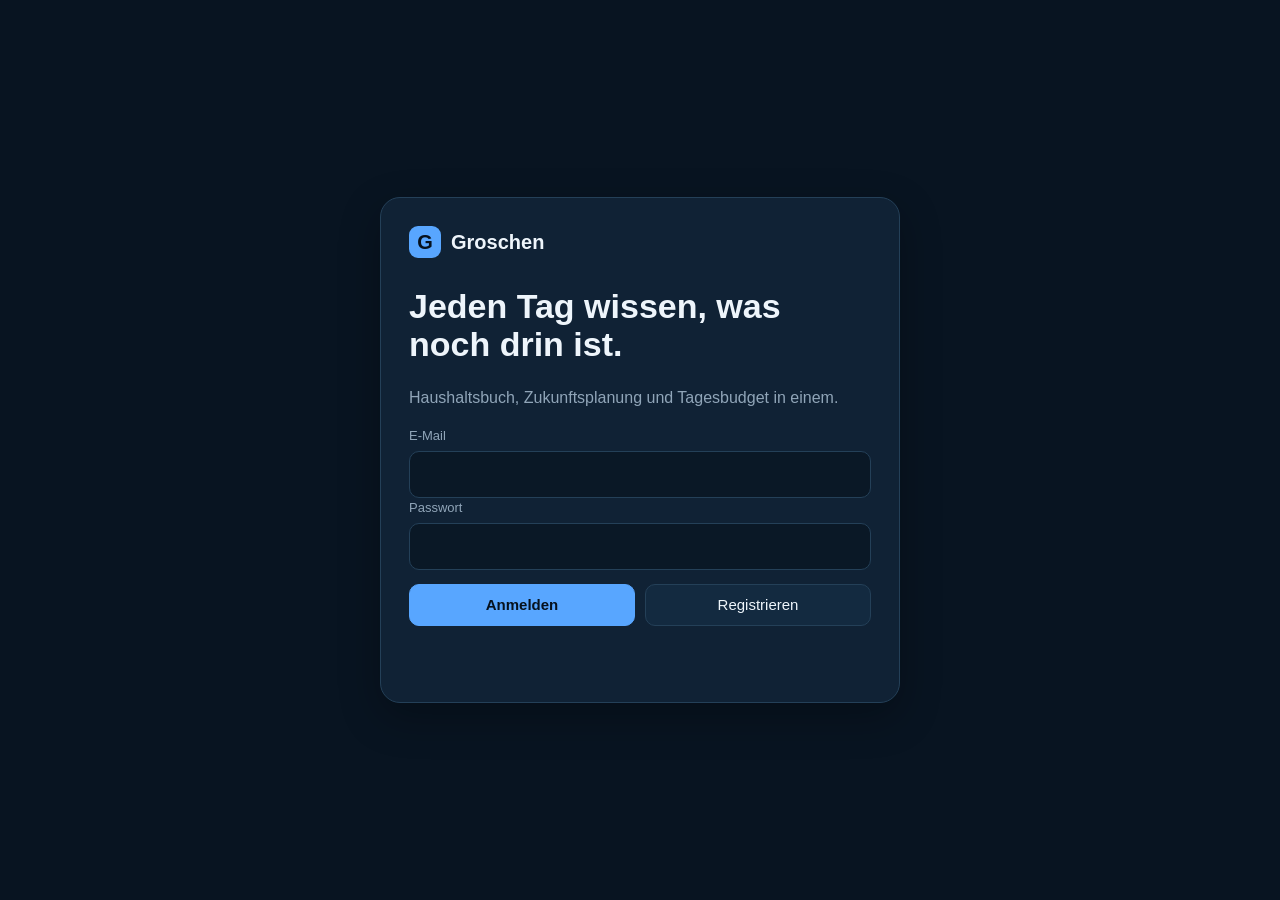
<file: index.html>
<!doctype html>
<html lang="de">
<head>
<meta charset="utf-8">
<meta name="viewport" content="width=device-width,initial-scale=1,viewport-fit=cover">
<meta name="theme-color" content="#081421">
<meta name="apple-mobile-web-app-capable" content="yes">
<title>Groschen Haushaltsbuch</title>
<link rel="stylesheet" href="styles.css">
</head>
<body>
<div id="app"></div>
<script src="app.js" defer></script>
</body>
</html>
</file>
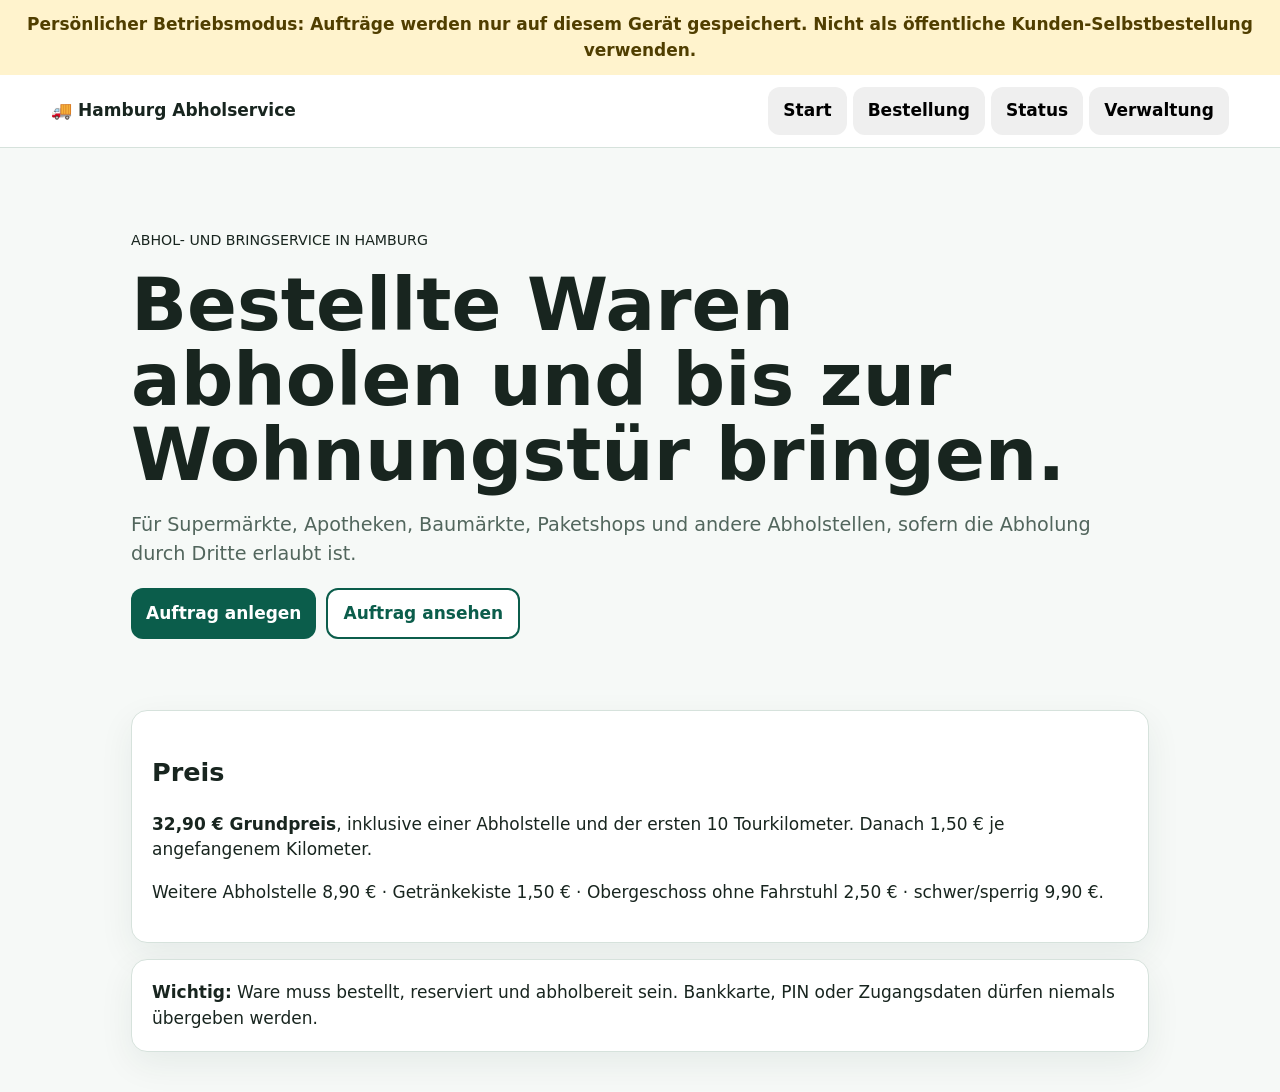
<file: abholservice/index.html>
<!doctype html><html lang="de"><head><meta charset="utf-8"><meta name="viewport" content="width=device-width,initial-scale=1"><title>Hamburg Abholservice</title><style>
:root{--g:#0b5d4b;--m:#eaf5f1;--i:#18251f;--l:#d6e2dc;--w:#fff;--r:16px}*{box-sizing:border-box}body{margin:0;font:17px/1.5 system-ui,-apple-system,sans-serif;color:var(--i);background:#f6f9f7}header{position:sticky;top:0;background:#fff;border-bottom:1px solid var(--l);padding:12px 4%;display:flex;justify-content:space-between;align-items:center;z-index:5}nav{display:flex;gap:6px;flex-wrap:wrap}button{font:inherit;border:0;border-radius:12px;padding:11px 15px;font-weight:800;cursor:pointer}.p{background:var(--g);color:#fff}.s{background:#fff;color:var(--g);border:2px solid var(--g)}main{max-width:1050px;margin:auto;padding:24px 16px}.view{display:none}.view.on{display:block}.hero{padding:55px 0}.hero h1{font-size:clamp(2.2rem,6vw,4.6rem);line-height:1.02;margin:.2em 0}.lead{font-size:1.2rem;color:#52665d}.box,.card{background:#fff;border:1px solid var(--l);border-radius:var(--r);padding:20px;margin:16px 0;box-shadow:0 12px 35px #153a2c12}.warn{background:#fff3cd;color:#503e00;padding:12px;text-align:center;font-weight:800}.grid{display:grid;grid-template-columns:1fr 1fr;gap:14px}label{display:grid;gap:5px;font-weight:750}input,select,textarea{font:inherit;width:100%;padding:12px;border:2px solid var(--l);border-radius:11px}.full{grid-column:1/-1}.dates{display:grid;grid-template-columns:repeat(3,1fr);gap:10px}.date{border:2px solid var(--l);background:#fff;text-align:left}.date.sel{border-color:var(--g);background:var(--m)}.date:disabled{opacity:.5}.sum{display:flex;justify-content:space-between;border-bottom:1px dashed #bbb;padding:7px 0}.total{font-size:1.4rem;font-weight:900}.pill{display:inline-block;padding:5px 10px;border-radius:99px;background:var(--m);color:var(--g);font-weight:900}.actions{display:flex;gap:10px;flex-wrap:wrap;margin-top:15px}.hide{display:none!important}table{width:100%;border-collapse:collapse;min-width:720px}th,td{padding:10px;border-bottom:1px solid var(--l);text-align:left}.scroll{overflow:auto}.tabs{display:flex;gap:8px;overflow:auto}.tabs button.on{background:var(--g);color:#fff}@media(max-width:700px){header{align-items:flex-start;gap:10px;flex-direction:column}.grid,.dates{grid-template-columns:1fr}body{font-size:16px}.hero{padding:35px 0}nav button{padding:8px 10px}}
</style></head><body><div class="warn">Persönlicher Betriebsmodus: Aufträge werden nur auf diesem Gerät gespeichert. Nicht als öffentliche Kunden-Selbstbestellung verwenden.</div><header><strong>🚚 Hamburg Abholservice</strong><nav><button data-v="home">Start</button><button data-v="order">Bestellung</button><button data-v="status">Status</button><button data-v="admin">Verwaltung</button></nav></header><main>
<section id="home" class="view on"><div class="hero"><small>ABHOL- UND BRINGSERVICE IN HAMBURG</small><h1>Bestellte Waren abholen und bis zur Wohnungstür bringen.</h1><p class="lead">Für Supermärkte, Apotheken, Baumärkte, Paketshops und andere Abholstellen, sofern die Abholung durch Dritte erlaubt ist.</p><div class="actions"><button class="p" data-v="order">Auftrag anlegen</button><button class="s" data-v="status">Auftrag ansehen</button></div></div><div class="box"><h2>Preis</h2><p><b>32,90 € Grundpreis</b>, inklusive einer Abholstelle und der ersten 10 Tourkilometer. Danach 1,50 € je angefangenem Kilometer.</p><p>Weitere Abholstelle 8,90 € · Getränkekiste 1,50 € · Obergeschoss ohne Fahrstuhl 2,50 € · schwer/sperrig 9,90 €.</p></div><div class="box"><b>Wichtig:</b> Ware muss bestellt, reserviert und abholbereit sein. Bankkarte, PIN oder Zugangsdaten dürfen niemals übergeben werden.</div></section>
<section id="order" class="view"><h1>Auftrag anlegen</h1><form id="form" class="box"><h2>1. Termin</h2><div id="dates" class="dates"></div><h2>2. Abholung und Lieferung</h2><div class="grid"><label>Geschäft / Abholstelle<input name="pickup" required></label><label>Abholadresse<input name="pickupAddress" required></label><label>Bestell- oder Abholnummer<input name="ref" required></label><label>Bestellt unter dem Namen<input name="pickupFor" required></label><label>Abholung frühestens<input name="from" type="time" value="12:00" required></label><label>Abholung spätestens<input name="to" type="time" value="18:00" required></label><label>Lieferadresse<input name="delivery" required></label><label>Lieferzeitfenster<select name="window"><option>12:00–14:00 Uhr</option><option>14:00–16:00 Uhr</option><option>16:00–18:00 Uhr</option><option>18:00–20:00 Uhr</option></select></label></div><h2>3. Ware und Preis</h2><div class="grid"><label>Gesamttour in km<input name="km" type="number" min="0" max="50" step="0.1" value="10" required><small>Im persönlichen Modus manuell aus einer Karten-App übernehmen.</small></label><label>Weitere Abholstellen<input name="extraPickups" type="number" min="0" value="0"></label><label>Getränkekisten<input name="crates" type="number" min="0" value="0"></label><label>Etage<select name="floor"><option>Erdgeschoss</option><option>1. Obergeschoss</option><option>2. Obergeschoss</option><option>3. Obergeschoss</option><option>4. Obergeschoss oder höher</option></select></label><label>Fahrstuhl<select name="elevator"><option value="yes">Ja</option><option value="no">Nein</option></select></label><label>Schwer oder sperrig?<select name="bulky"><option value="no">Nein</option><option value="yes">Ja</option></select></label><label>Beim Händler bezahlt?<select name="merchantPaid"><option value="yes">Ja</option><option value="no">Nein – manuelle Prüfung</option></select></label><label class="full">Hinweise<textarea name="notes" rows="3"></textarea></label></div><button type="button" id="calc" class="s">Preis berechnen</button><div id="quote" class="card hide"></div><h2>4. Kunde</h2><div class="grid"><label>Vorname<input name="first" required></label><label>Nachname<input name="last" required></label><label>Telefon<input name="phone" required></label><label>E-Mail<input name="email" type="email" required></label></div><label style="margin-top:14px"><span><input name="ok" type="checkbox" required style="width:auto"> Angaben und Preis geprüft</span></label><button class="p" style="margin-top:14px">Auftrag speichern</button></form></section>
<section id="status" class="view"><h1>Auftrag ansehen</h1><form id="statusForm" class="box grid"><label>Auftragsnummer<input id="statusId" required placeholder="AB-2026-0001"></label><label>Sicherheitscode<input id="statusToken" required></label><button class="p full">Öffnen</button></form><div id="statusOut"></div></section>
<section id="admin" class="view"><h1>Verwaltung</h1><div id="login" class="box"><label>Admin-PIN<input id="pin" type="password" inputmode="numeric"></label><button id="loginBtn" class="p" style="margin-top:12px">Anmelden</button></div><div id="panel" class="hide"><div class="tabs"><button class="on" data-tab="orders">Aufträge</button><button data-tab="dates">Termine</button><button data-tab="backup">Sicherung</button></div><div id="adminOut"></div></div></section>
</main><script>
const €=n=>new Intl.NumberFormat('de-DE',{style:'currency',currency:'EUR'}).format(n),L=(k,d)=>{try{return JSON.parse(localStorage.getItem(k))??d}catch{return d}},S=()=>{localStorage.setItem('ha_orders',JSON.stringify(st.orders));localStorage.setItem('ha_dates',JSON.stringify(st.dates))};
function seedDates(){let a=[],d=new Date;for(let i=1;i<15;i++){let x=new Date(d);x.setDate(d.getDate()+i);if(x.getDay()!=0)a.push({date:x.toISOString().slice(0,10),capacity:i%5?8:4,open:i%7!=0})}return a}let st={orders:L('ha_orders',[]),dates:L('ha_dates',seedDates()),date:'',quote:null};
function view(v){document.querySelectorAll('.view').forEach(x=>x.classList.remove('on'));document.getElementById(v).classList.add('on');scrollTo(0,0);if(v==='order')renderDates()}document.querySelectorAll('[data-v]').forEach(b=>b.onclick=()=>view(b.dataset.v));
function renderDates(){dates.innerHTML='';st.dates.forEach(d=>{let used=st.orders.filter(o=>o.date===d.date&&o.status!=='Storniert').length,b=document.createElement('button');b.type='button';b.className='date'+(st.date===d.date?' sel':'');b.disabled=!d.open||used>=d.capacity;b.innerHTML=`<b>${new Date(d.date+'T12:00').toLocaleDateString('de-DE',{weekday:'long',day:'2-digit',month:'2-digit'})}</b><br><small>${b.disabled?'Ausgebucht / gesperrt':d.capacity-used+' Plätze frei'}</small>`;b.onclick=()=>{st.date=d.date;renderDates()};dates.append(b)})}
function price(f){let km=+f.get('km'),extra=Math.max(0,Math.ceil(km-10)),p=32.9+extra*1.5+(+f.get('extraPickups'))*8.9+(+f.get('crates'))*1.5;if(f.get('floor')!=='Erdgeschoss'&&f.get('elevator')==='no')p+=2.5;if(f.get('bulky')==='yes')p+=9.9;return{km,extra,total:p,allowed:km<=20,manual:f.get('merchantPaid')==='no'}}
calc.onclick=()=>{let f=new FormData(form),q=price(f);st.quote=q;quote.className='card';quote.innerHTML=`<h3>Preisaufstellung</h3><div class="sum"><span>Grundpreis</span><b>${€(32.9)}</b></div><div class="sum"><span>${q.extra} Zusatzkilometer</span><b>${€(q.extra*1.5)}</b></div><div class="sum total"><span>Gesamt</span><b>${€(q.total)}</b></div>${!q.allowed?'<p class="warn">Tour über 20 km: nur unverbindliche Anfrage.</p>':''}${q.manual?'<p class="warn">Zahlung beim Händler nötig: manuelle Prüfung.</p>':''}`};
form.onsubmit=e=>{e.preventDefault();if(!st.date)return alert('Bitte Termin auswählen.');let f=new FormData(form),q=price(f),id='AB-'+new Date().getFullYear()+'-'+String((Math.max(0,...st.orders.map(o=>+o.id.split('-').pop()))+1)).padStart(4,'0'),token=Math.random().toString(36).slice(2,8).toUpperCase(),o={id,token,date:st.date,customer:f.get('first')+' '+f.get('last'),phone:f.get('phone'),email:f.get('email'),pickup:f.get('pickup'),pickupAddress:f.get('pickupAddress'),delivery:f.get('delivery'),window:f.get('window'),total:q.total,km:q.km,status:q.allowed?(q.manual?'Anfrage wird geprüft':'Zahlung ausstehend'):'Anfrage wird geprüft',paid:false,created:new Date().toISOString(),data:Object.fromEntries(f)};st.orders.unshift(o);S();alert(`Auftrag ${id} gespeichert.\nSicherheitscode: ${token}`);statusId.value=id;statusToken.value=token;form.reset();st.date='';view('status');openStatus()};
statusForm.onsubmit=e=>{e.preventDefault();openStatus()};function openStatus(){let o=st.orders.find(x=>x.id===statusId.value.trim().toUpperCase()&&x.token===statusToken.value.trim().toUpperCase());if(!o){statusOut.innerHTML='<div class="box">Auftrag nicht gefunden.</div>';return}statusOut.innerHTML=`<div class="box"><span class="pill">${o.status}</span><h2>${o.id}</h2><p><b>${o.customer}</b><br>${o.pickup} → ${o.delivery}</p><p>Termin: ${new Date(o.date+'T12:00').toLocaleDateString('de-DE')} · ${o.window}</p><p class="total">${€(o.total)}</p><p>Zahlung: ${o.paid?'eingegangen':'ausstehend'}</p><button class="s" onclick="invoice('${o.id}')">Rechnung drucken / PDF</button></div>`}
function invoice(id){let o=st.orders.find(x=>x.id===id),w=open('','_blank');w.document.write(`<h1>Vorauszahlungsrechnung</h1><p>Auftrag: <b>${o.id}</b></p><p>Kunde: ${o.customer}<br>${o.delivery}</p><hr><h2>${€(o.total)}</h2><p>Verwendungszweck: <b>${o.id}</b></p><p>Steuerfreier Umsatz aufgrund der Kleinunternehmerregelung gemäß § 19 UStG. Rechtlichen Text vor Start prüfen.</p><script>print()<\/script>`);w.document.close()}
loginBtn.onclick=()=>{if(pin.value!=='7391')return alert('PIN falsch.');login.classList.add('hide');panel.classList.remove('hide');admin('orders')};document.querySelectorAll('[data-tab]').forEach(b=>b.onclick=()=>{document.querySelectorAll('[data-tab]').forEach(x=>x.classList.remove('on'));b.classList.add('on');admin(b.dataset.tab)});
function admin(t){if(t==='orders'){adminOut.innerHTML=`<div class="box scroll"><table><tr><th>Auftrag</th><th>Kunde</th><th>Termin</th><th>Preis</th><th>Status</th><th>Aktion</th></tr>${st.orders.map(o=>`<tr><td>${o.id}</td><td>${o.customer}</td><td>${o.date}</td><td>${€(o.total)}</td><td><select onchange="setStatus('${o.id}',this.value)">${['Anfrage wird geprüft','Zahlung ausstehend','Zahlung eingegangen','Termin bestätigt','Tour wird geplant','Abholung läuft','Auf dem Weg','Ausgeliefert','Auftrag abgeschlossen','Storniert'].map(s=>`<option ${s===o.status?'selected':''}>${s}</option>`).join('')}</select></td><td><button class="p" onclick="pay('${o.id}')" ${o.paid?'disabled':''}>${o.paid?'Bezahlt':'Zahlung da'}</button></td></tr>`).join('')}</table></div>`}if(t==='dates'){adminOut.innerHTML=`<div class="box">${st.dates.map((d,i)=>`<p><b>${d.date}</b> <label style="display:inline"><input type="checkbox" ${d.open?'checked':''} onchange="toggleDate(${i},this.checked)" style="width:auto"> offen</label> Kapazität <input type="number" value="${d.capacity}" min="1" max="20" onchange="cap(${i},this.value)" style="width:80px"></p>`).join('')}</div>`}if(t==='backup'){adminOut.innerHTML='<div class="box"><button class="p" onclick="backup()">Aufträge exportieren</button> <label class="s" style="display:inline-block;padding:9px 13px">Sicherung importieren<input type="file" accept="application/json" onchange="restore(this.files[0])" hidden></label><p>Damit kannst du die Daten sichern oder auf ein anderes Gerät übertragen.</p></div>'}}
function pay(id){let o=st.orders.find(x=>x.id===id);o.paid=true;o.status='Zahlung eingegangen';S();admin('orders')}function setStatus(id,v){st.orders.find(x=>x.id===id).status=v;S()}function toggleDate(i,v){st.dates[i].open=v;S();renderDates()}function cap(i,v){st.dates[i].capacity=+v;S();renderDates()}function backup(){let a=document.createElement('a');a.href=URL.createObjectURL(new Blob([JSON.stringify({orders:st.orders,dates:st.dates},null,2)],{type:'application/json'}));a.download='abholservice-sicherung.json';a.click()}function restore(f){let r=new FileReader;r.onload=()=>{try{let d=JSON.parse(r.result);st.orders=d.orders||[];st.dates=d.dates||seedDates();S();admin('backup');alert('Sicherung importiert.')}catch{alert('Datei ungültig.')}};r.readAsText(f)}renderDates();
</script></body></html>
</file>
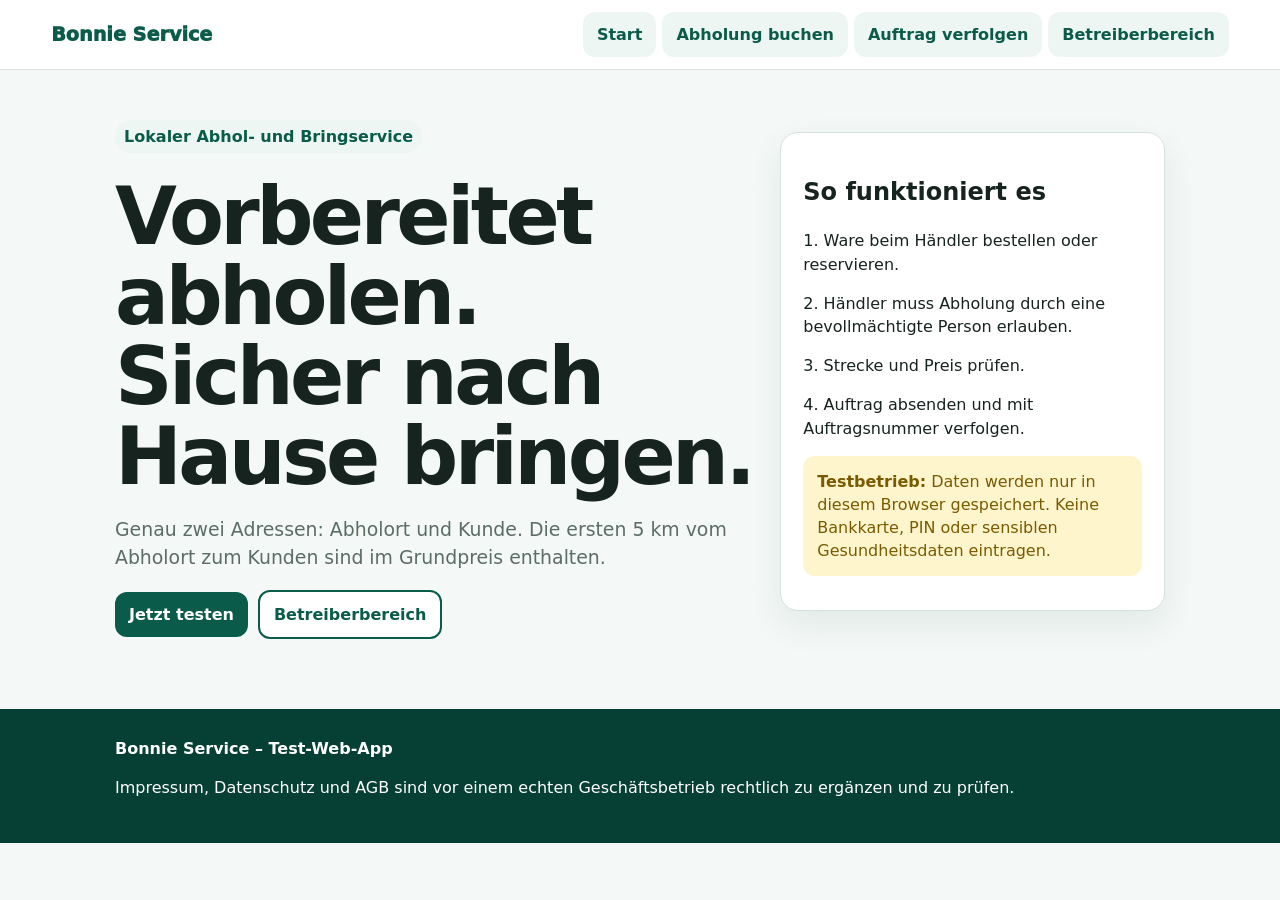
<file: bonnie-service-webapp/index.html>
<!doctype html><html lang="de"><head><meta charset="utf-8"><meta name="viewport" content="width=device-width,initial-scale=1,viewport-fit=cover"><meta name="theme-color" content="#0A5B49"><title>Bonnie Service Web-App</title><style>
:root{--g:#0A5B49;--gd:#063f33;--bg:#F4F8F6;--ink:#16231F;--mut:#5c6d66;--line:#d6e2dd;--ok:#17643a;--warn:#7a5a00;--bad:#a32d2d;--card:#fff}*{box-sizing:border-box}body{margin:0;background:var(--bg);color:var(--ink);font:16px/1.45 system-ui,-apple-system,Segoe UI,sans-serif}button,input,select,textarea{font:inherit}button{cursor:pointer}.top{position:sticky;top:0;z-index:5;background:#fff;border-bottom:1px solid var(--line);padding:12px 4vw;display:flex;align-items:center;justify-content:space-between;gap:12px}.brand{font-weight:950;font-size:1.2rem;color:var(--g)}nav{display:flex;gap:6px;flex-wrap:wrap}nav button,.btn{border:0;border-radius:12px;padding:11px 14px;font-weight:850}.nav{background:#edf6f2;color:var(--g)}.btn{background:var(--g);color:#fff}.btn.alt{background:#fff;color:var(--g);border:2px solid var(--g)}.btn.ghost{background:#edf6f2;color:var(--g)}.btn.bad{background:var(--bad)}.btn:disabled{opacity:.45;cursor:not-allowed}.wrap{width:min(1050px,calc(100% - 28px));margin:auto}.view{display:none;padding:34px 0 70px}.view.on{display:block}.hero{display:grid;grid-template-columns:1.25fr .75fr;gap:24px;align-items:center;min-height:480px}h1{font-size:clamp(2.3rem,8vw,5rem);line-height:1;letter-spacing:-.045em;margin:.1em 0}.lead{font-size:1.18rem;color:var(--mut)}.card{background:var(--card);border:1px solid var(--line);border-radius:18px;padding:22px;box-shadow:0 14px 34px rgba(10,60,45,.08);margin:14px 0}.grid{display:grid;grid-template-columns:1fr 1fr;gap:14px}.span{grid-column:1/-1}label{display:grid;gap:6px;font-weight:800}input,select,textarea{width:100%;padding:12px;border:2px solid var(--line);border-radius:11px;background:#fff}textarea{min-height:90px}.row{display:flex;gap:10px;flex-wrap:wrap;align-items:center}.muted{color:var(--mut)}.note{padding:14px;border-radius:12px;background:#edf6f2;color:var(--g);margin:12px 0}.warn{background:#fff5cc;color:var(--warn)}.badbox{background:#fff0f0;color:var(--bad)}.okbox{background:#eaf8ef;color:var(--ok)}.metrics{display:grid;grid-template-columns:repeat(4,1fr);gap:10px}.metric{background:#f0f6f3;border-radius:12px;padding:13px}.metric small{display:block;color:var(--mut)}.metric strong{font-size:1.25rem}.tabs{display:flex;gap:6px;overflow:auto;margin:10px 0}.tabs button{white-space:nowrap}.hidden{display:none!important}table{width:100%;border-collapse:collapse}.scroll{overflow:auto}th,td{text-align:left;padding:10px;border-bottom:1px solid var(--line);vertical-align:top}.pill{display:inline-block;border-radius:999px;background:#edf6f2;color:var(--g);padding:5px 9px;font-weight:850}.actions{display:flex;gap:6px;flex-wrap:wrap}.actions .btn{padding:7px 9px;font-size:.85rem}.price{font-size:2rem;font-weight:950;color:var(--g)}.footer{background:var(--gd);color:#fff;padding:28px 0}.toast{position:fixed;right:16px;bottom:16px;background:#13251e;color:#fff;padding:12px 15px;border-radius:12px;opacity:0;transform:translateY(10px);transition:.2s;z-index:20}.toast.show{opacity:1;transform:none}@media(max-width:760px){.top{align-items:flex-start;flex-direction:column}.hero,.grid{grid-template-columns:1fr}.span{grid-column:auto}.metrics{grid-template-columns:1fr 1fr}h1{font-size:clamp(2.3rem,14vw,4rem)}}@media(max-width:430px){.metrics{grid-template-columns:1fr}nav{display:grid;grid-template-columns:1fr 1fr;width:100%}nav button{width:100%}}
</style></head><body><header class="top"><div class="brand">Bonnie Service</div><nav><button class="nav" data-v="home">Start</button><button class="nav" data-v="book">Abholung buchen</button><button class="nav" data-v="status">Auftrag verfolgen</button><button class="nav" data-v="admin">Betreiberbereich</button></nav></header><main>
<section id="home" class="view on"><div class="wrap hero"><div><p class="pill">Lokaler Abhol- und Bringservice</p><h1>Vorbereitet abholen. Sicher nach Hause bringen.</h1><p class="lead">Genau zwei Adressen: Abholort und Kunde. Die ersten 5 km vom Abholort zum Kunden sind im Grundpreis enthalten.</p><div class="row"><button class="btn" data-v="book">Jetzt testen</button><button class="btn alt" data-v="admin">Betreiberbereich</button></div></div><aside class="card"><h2>So funktioniert es</h2><p>1. Ware beim Händler bestellen oder reservieren.</p><p>2. Händler muss Abholung durch eine bevollmächtigte Person erlauben.</p><p>3. Strecke und Preis prüfen.</p><p>4. Auftrag absenden und mit Auftragsnummer verfolgen.</p><div class="note warn"><strong>Testbetrieb:</strong> Daten werden nur in diesem Browser gespeichert. Keine Bankkarte, PIN oder sensiblen Gesundheitsdaten eintragen.</div></aside></div></section>
<section id="book" class="view"><div class="wrap"><h1>Abholung buchen</h1><form id="orderForm"><div class="card"><h2>1. Abholung und Lieferung</h2><div class="grid"><label>Abholadresse<input name="pickup" required placeholder="Geschäft, Straße, Hausnummer, Hamburg"></label><label>Lieferadresse<input name="delivery" required placeholder="Straße, Hausnummer, Hamburg"></label><label>Geschäft<input name="shop" required placeholder="z. B. REWE oder Apotheke"></label><label>Abholreferenz<input name="reference" required placeholder="Bestellnummer oder Abholcode"></label><label>Früheste Abholung<input name="earliest" type="time" value="12:00" required></label><label>Späteste Abholung<input name="deadline" type="time" value="14:00" required></label><label>Lieferdatum<input name="date" type="date" required></label><label>Lieferzeitfenster<select name="window"><option>12:00–13:00</option><option>13:00–14:00</option><option>14:00–15:00</option></select></label></div></div><div class="card"><h2>2. Auftrag</h2><div class="grid"><label>Leistung<select name="service"><option value="prepared">Vorbereitete Bestellung</option><option value="pharmacy">Apothekenabholung</option><option value="parcel">Paket/Botengang</option></select></label><label>Gewicht<select name="weight"><option value="light">Leicht bis 10 kg</option><option value="medium">Mittel bis 20 kg (+5 €)</option><option value="heavy">Schwer bis 30 kg (+10 €)</option></select></label><label>Etage<select name="floor"><option value="0">Erdgeschoss</option><option value="1">1. Etage</option><option value="2">2. Etage</option><option value="3">3. Etage</option><option value="4">4. Etage oder höher</option></select></label><label>Aufzug<select name="elevator"><option value="yes">Ja</option><option value="no">Nein</option></select></label><label>Express<select name="express"><option value="no">Nein</option><option value="yes">Ja (+8 €)</option></select></label><label>Zahlung<select name="payment"><option value="bank">Normale Überweisung</option><option value="instant">Echtzeitüberweisung</option></select></label><label class="span">Hinweise<textarea name="notes" placeholder="Nur notwendige Informationen"></textarea></label></div></div><div class="card"><h2>3. Kontaktdaten</h2><div class="grid"><label>Vorname<input name="first" required></label><label>Nachname<input name="last" required></label><label>Telefon<input name="phone" required></label><label>E-Mail<input name="email" type="email" required></label></div></div><div class="card"><h2>4. Strecke und Preis</h2><div class="grid"><label>Kundenstrecke in km<input name="km" type="number" min="0" step="0.1" placeholder="wird online berechnet oder manuell eingetragen"></label><label>Interne Rundfahrt in km<input name="internalKm" type="number" min="0" step="0.1" placeholder="nur für eure Gewinnprüfung"></label></div><div class="row" style="margin-top:14px"><button type="button" class="btn alt" id="routeBtn">Straßenstrecke online berechnen</button><button type="button" class="btn" id="calcBtn">Preis berechnen</button></div><div id="quote"></div></div><div class="card"><label><span><input id="consent" type="checkbox" required style="width:auto"> Ich bestätige: Ware ist bezahlt/abholbereit, Drittpersonen-Abholung ist erlaubt, keine Bankkarte/PIN, keine verbotenen, gefährlichen oder altersbeschränkten Waren.</span></label><p class="muted">Normale Überweisungen können 2–3 Werktage dauern; Echtzeitüberweisungen meist nur wenige Minuten. Der Zahlungseingang wird im Testbetrieb manuell bestätigt.</p><button class="btn" id="submitBtn" disabled>Auftrag verbindlich speichern</button></div></form></div></section>
<section id="status" class="view"><div class="wrap"><h1>Auftrag verfolgen</h1><form id="statusForm" class="card grid"><label>Auftragsnummer<input id="statusId" required></label><label>Sicherheitscode<input id="statusCode" required></label><button class="btn span">Status anzeigen</button></form><div id="statusResult"></div></div></section>
<section id="admin" class="view"><div class="wrap"><h1>Betreiberbereich</h1><div id="setup" class="card"><h2>Ersteinrichtung</h2><form id="setupForm" class="grid"><label>Service-Name<input name="name" value="Bonnie Service" required></label><label>Betreibername<input name="operator" required></label><label class="span">Betriebsadresse<input name="depot" placeholder="Start- und Rückkehradresse" required></label><label>Neue PIN (4–12 Ziffern)<input name="pin" inputmode="numeric" pattern="[0-9]{4,12}" required></label><label>PIN wiederholen<input name="repeat" inputmode="numeric" pattern="[0-9]{4,12}" required></label><button class="btn span">Einrichten</button></form></div><div id="login" class="card hidden"><h2>Anmelden</h2><form id="loginForm" class="row"><input name="pin" inputmode="numeric" placeholder="PIN" required style="max-width:260px"><button class="btn">Anmelden</button></form></div><div id="adminApp" class="hidden"><div class="row"><span id="adminName" class="pill"></span><button id="logout" class="btn ghost">Abmelden</button></div><div class="tabs"><button class="btn ghost" data-tab="dash">Dashboard</button><button class="btn ghost" data-tab="orders">Aufträge</button><button class="btn ghost" data-tab="tour">Tour</button><button class="btn ghost" data-tab="settings">Einstellungen</button><button class="btn ghost" data-tab="backup">Sicherung</button></div><div id="adminContent"></div></div></div></section></main><footer class="footer"><div class="wrap"><strong>Bonnie Service – Test-Web-App</strong><p>Impressum, Datenschutz und AGB sind vor einem echten Geschäftsbetrieb rechtlich zu ergänzen und zu prüfen.</p></div></footer><div id="toast" class="toast"></div>
<script>
(()=>{const $=s=>document.querySelector(s),$$=s=>[...document.querySelectorAll(s)],KEY='bonnie_live_v1',statuses=['Eingegangen','Wartet auf Prüfung','Wartet auf Zahlung','Angenommen','Abholung geplant','Ware abgeholt','Unterwegs','Zugestellt','Storniert'];let auth=false,quote=null;const def={settings:{ready:false,name:'Bonnie Service',operator:'',depot:'',pin:'',base:25,freeKm:5,extraKm:0.75,radius:15,vehicle:0.35,hourly:15,serviceMin:40},orders:[],seq:1};function load(){try{return Object.assign(structuredClone(def),JSON.parse(localStorage.getItem(KEY)||'{}'))}catch(e){return structuredClone(def)}}let state=load();function save(){try{localStorage.setItem(KEY,JSON.stringify(state))}catch(e){}}function money(n){return new Intl.NumberFormat('de-DE',{style:'currency',currency:'EUR'}).format(Number(n)||0)}function esc(s){return String(s??'').replace(/[&<>'"]/g,c=>({'&':'&amp;','<':'&lt;','>':'&gt;',"'":'&#39;','"':'&quot;'}[c]))}function toast(t){const x=$('#toast');x.textContent=t;x.classList.add('show');setTimeout(()=>x.classList.remove('show'),2600)}function show(id){$$('.view').forEach(v=>v.classList.toggle('on',v.id===id));scrollTo(0,0);if(id==='admin')prepAdmin()}$$('[data-v]').forEach(b=>b.onclick=()=>show(b.dataset.v));function dateMin(){const d=new Date();d.setDate(d.getDate()+1);return d.toISOString().slice(0,10)}document.querySelector('[name=date]').min=dateMin();document.querySelector('[name=date]').value=dateMin();function price(km,f){const s=state.settings,extra=Math.max(0,km-s.freeKm),weight=f.weight==='medium'?5:f.weight==='heavy'?10:0,express=f.express==='yes'?8:0,floor=f.elevator==='no'?Math.max(0,Number(f.floor)-1)*2:0,total=s.base+extra*s.extraKm+weight+express+floor;return{km,extra,weight,express,floor,total}}function economics(total,ikm){const s=state.settings,car=ikm*s.vehicle,time=(s.serviceMin+Math.max(0,ikm)*2.2)/60,lab=time*s.hourly,profit=total-car-lab;return{car,time,lab,profit}}function formObj(form){return Object.fromEntries(new FormData(form).entries())}async function geo(q){const r=await fetch('https://photon.komoot.io/api/?limit=1&q='+encodeURIComponent(q+', Hamburg'));if(!r.ok)throw Error('Adresse nicht gefunden');const j=await r.json();if(!j.features?.length)throw Error('Adresse nicht gefunden');return j.features[0].geometry.coordinates}async function route(a,b){const r=await fetch(`https://router.project-osrm.org/route/v1/driving/${a[0]},${a[1]};${b[0]},${b[1]}?overview=false`);if(!r.ok)throw Error('Route nicht verfügbar');const j=await r.json();if(!j.routes?.length)throw Error('Route nicht verfügbar');return{km:j.routes[0].distance/1000,min:j.routes[0].duration/60}}$('#routeBtn').onclick=async()=>{const f=formObj($('#orderForm'));if(!f.pickup||!f.delivery)return toast('Bitte beide Adressen eingeben.');try{$('#routeBtn').disabled=true;$('#routeBtn').textContent='Berechne…';const p=await geo(f.pickup),d=await geo(f.delivery),r=await route(p,d);document.querySelector('[name=km]').value=r.km.toFixed(1);if(state.settings.depot){const dep=await geo(state.settings.depot),r1=await route(dep,p),r2=await route(d,dep);document.querySelector('[name=internalKm]').value=(r1.km+r.km+r2.km).toFixed(1)}toast('Straßenstrecke berechnet.')}catch(e){toast(e.message+' – Kilometer bitte manuell eintragen.')}finally{$('#routeBtn').disabled=false;$('#routeBtn').textContent='Straßenstrecke online berechnen'}};$('#calcBtn').onclick=()=>{const f=formObj($('#orderForm')),km=Number(f.km),ikm=Number(f.internalKm||km*2);if(!f.pickup||!f.delivery)return toast('Bitte beide Adressen eingeben.');if(!(km>=0))return toast('Bitte Kundenkilometer eintragen oder online berechnen.');if(km>state.settings.radius)return $('#quote').innerHTML=`<div class="note badbox"><strong>Außerhalb des Radius.</strong> ${km.toFixed(1)} km sind mehr als ${state.settings.radius} km.</div>`;const p=price(km,f),e=economics(p.total,ikm);quote={p,e,ikm};$('#quote').innerHTML=`<div class="note okbox"><strong>Preis geprüft</strong><div class="metrics"><div class="metric"><small>Kundenstrecke</small><strong>${km.toFixed(1)} km</strong></div><div class="metric"><small>Enthalten</small><strong>${state.settings.freeKm} km</strong></div><div class="metric"><small>Zusatzkilometer</small><strong>${p.extra.toFixed(1)} km</strong></div><div class="metric"><small>Gesamtpreis</small><strong>${money(p.total)}</strong></div></div><p>Intern: Rundfahrt ${ikm.toFixed(1)} km · Fahrzeug ${money(e.car)} · Ziel-Arbeitswert ${money(e.lab)} · <strong>Deckungsbeitrag ${money(e.profit)}</strong></p></div>`;$('#submitBtn').disabled=!$('#consent').checked};$('#consent').onchange=()=>$('#submitBtn').disabled=!(quote&&$('#consent').checked);$('#orderForm').addEventListener('input',e=>{if(!['consent','submitBtn','calcBtn','routeBtn'].includes(e.target.id)){quote=null;$('#quote').innerHTML='';$('#submitBtn').disabled=true}});function code(){return String(Math.floor(100000+Math.random()*900000))}function oid(){return `BS-${new Date().getFullYear()}-${String(state.seq++).padStart(4,'0')}`}$('#orderForm').onsubmit=e=>{e.preventDefault();if(!quote||!$('#consent').checked)return toast('Bitte zuerst Strecke und Preis prüfen.');const f=formObj(e.currentTarget),id=oid(),o={id,code:code(),created:new Date().toISOString(),status:'Eingegangen',paid:false,archived:false,...f,km:Number(f.km),internalKm:Number(f.internalKm||quote.ikm),price:quote.p.total,profit:quote.e.profit};state.orders.push(o);save();$('#statusId').value=id;$('#statusCode').value=o.code;$('#statusResult').innerHTML=statusCard(o);e.currentTarget.reset();document.querySelector('[name=date]').value=dateMin();quote=null;show('status');toast(`Auftrag ${id} gespeichert.`)};function statusCard(o){const idx=statuses.indexOf(o.status);return `<div class="card"><span class="pill">${esc(o.status)}</span><h2>${esc(o.id)}</h2><p><strong>${esc(o.first)} ${esc(o.last)}</strong><br>${esc(o.pickup)} → ${esc(o.delivery)}</p><p>Termin: ${esc(o.date)} · ${esc(o.window)}<br>Preis: <strong>${money(o.price)}</strong><br>Zahlung: ${o.paid?'eingegangen':'offen'}</p><ol>${statuses.slice(0,8).map((s,i)=>`<li style="font-weight:${i<=idx?800:400};color:${i<=idx?'var(--g)':'var(--mut)'}">${esc(s)}</li>`).join('')}</ol><button class="btn alt" onclick="window.print()">Drucken / PDF</button></div>`}$('#statusForm').onsubmit=e=>{e.preventDefault();const o=state.orders.find(x=>x.id.toUpperCase()===$('#statusId').value.trim().toUpperCase()&&x.code===$('#statusCode').value.trim());$('#statusResult').innerHTML=o?statusCard(o):'<div class="card note badbox">Auftrag nicht gefunden. Nummer und Sicherheitscode prüfen.</div>'};async function hash(v){const b=await crypto.subtle.digest('SHA-256',new TextEncoder().encode(v));return [...new Uint8Array(b)].map(x=>x.toString(16).padStart(2,'0')).join('')}function prepAdmin(){$('#setup').classList.toggle('hidden',state.settings.ready);$('#login').classList.toggle('hidden',!state.settings.ready||auth);$('#adminApp').classList.toggle('hidden',!auth);if(auth){$('#adminName').textContent=state.settings.name+' · '+state.settings.operator;render('dash')}}$('#setupForm').onsubmit=async e=>{e.preventDefault();const f=formObj(e.currentTarget);if(f.pin!==f.repeat)return toast('PIN stimmt nicht überein.');state.settings.ready=true;state.settings.name=f.name;state.settings.operator=f.operator;state.settings.depot=f.depot;state.settings.pin=await hash(f.pin);save();auth=true;prepAdmin();toast('Einrichtung abgeschlossen.')};$('#loginForm').onsubmit=async e=>{e.preventDefault();const f=formObj(e.currentTarget);if(await hash(f.pin)!==state.settings.pin)return toast('PIN ist falsch.');auth=true;prepAdmin()};$('#logout').onclick=()=>{auth=false;prepAdmin()};$$('[data-tab]').forEach(b=>b.onclick=()=>render(b.dataset.tab));function render(tab){if(!auth)return;const c=$('#adminContent'),active=state.orders.filter(o=>!o.archived);if(tab==='dash'){const open=active.filter(o=>!['Zugestellt','Storniert'].includes(o.status)),rev=active.filter(o=>o.paid).reduce((a,o)=>a+o.price,0),prof=active.reduce((a,o)=>a+o.profit,0);c.innerHTML=`<div class="metrics"><div class="metric"><small>Offen</small><strong>${open.length}</strong></div><div class="metric"><small>Zahlung offen</small><strong>${active.filter(o=>!o.paid).length}</strong></div><div class="metric"><small>Bezahlter Umsatz</small><strong>${money(rev)}</strong></div><div class="metric"><small>Kalkulierter Beitrag</small><strong>${money(prof)}</strong></div></div><div class="card"><h2>Schnelltest</h2><button class="btn" id="demoBtn">Zwei Demo-Aufträge anlegen</button></div>`;$('#demoBtn').onclick=seed}else if(tab==='orders'){c.innerHTML=`<div class="card"><h2>Aufträge</h2>${active.length?`<div class="scroll"><table><thead><tr><th>Auftrag</th><th>Kunde/Strecke</th><th>Preis</th><th>Zahlung</th><th>Status</th><th>Aktionen</th></tr></thead><tbody>${active.map(o=>`<tr><td><strong>${esc(o.id)}</strong><br><small>${esc(o.date)} ${esc(o.window)}</small></td><td>${esc(o.first)} ${esc(o.last)}<br><small>${esc(o.pickup)} → ${esc(o.delivery)}<br>${o.km.toFixed(1)} km</small></td><td>${money(o.price)}<br><small>Beitrag ${money(o.profit)}</small></td><td>${o.paid?'eingegangen':'offen'}</td><td><select data-status="${esc(o.id)}">${statuses.map(s=>`<option ${s===o.status?'selected':''}>${s}</option>`).join('')}</select></td><td><div class="actions"><button class="btn" data-paid="${esc(o.id)}">Zahlung</button><button class="btn alt" data-invoice="${esc(o.id)}">Rechnung</button><button class="btn bad" data-archive="${esc(o.id)}">Archiv</button></div></td></tr>`).join('')}</tbody></table></div>`:'<p>Noch keine Aufträge.</p>'}</div>`;$$('[data-status]').forEach(x=>x.onchange=()=>{const o=state.orders.find(o=>o.id===x.dataset.status);o.status=x.value;save();toast('Status gespeichert.')});$$('[data-paid]').forEach(x=>x.onclick=()=>{const o=state.orders.find(o=>o.id===x.dataset.paid);o.paid=true;if(o.status==='Wartet auf Zahlung')o.status='Angenommen';save();render('orders')});$$('[data-archive]').forEach(x=>x.onclick=()=>{const o=state.orders.find(o=>o.id===x.dataset.archive);o.archived=true;save();render('orders')});$$('[data-invoice]').forEach(x=>x.onclick=()=>invoice(state.orders.find(o=>o.id===x.dataset.invoice)))}else if(tab==='tour'){const os=active.filter(o=>!['Zugestellt','Storniert'].includes(o.status)).sort((a,b)=>(a.date+a.window).localeCompare(b.date+b.window));c.innerHTML=`<div class="card"><h2>Tourenliste</h2>${os.length?os.map(o=>`<div style="padding:12px 0;border-bottom:1px solid var(--line)"><strong>${esc(o.date)} · ${esc(o.window)} · ${esc(o.id)}</strong><br>Abholen: ${esc(o.pickup)}<br>Liefern: ${esc(o.delivery)}<br><span class="pill">${esc(o.status)}</span></div>`).join(''):'<p>Keine offenen Touren.</p>'}<div class="note warn">Nahe oder gleiche Abholorte können gebündelt werden, aber nur wenn Abholfristen und Lieferfenster weiterhin passen.</div></div>`}else if(tab==='settings'){const s=state.settings;c.innerHTML=`<form id="settingsForm" class="card grid"><label>Grundpreis €<input name="base" type="number" step="0.01" value="${s.base}"></label><label>Freikilometer<input name="freeKm" type="number" step="0.1" value="${s.freeKm}"></label><label>Preis je Zusatz-km €<input name="extraKm" type="number" step="0.01" value="${s.extraKm}"></label><label>Radius km<input name="radius" type="number" step="0.1" value="${s.radius}"></label><label>Fahrzeugkosten €/km<input name="vehicle" type="number" step="0.01" value="${s.vehicle}"></label><label>Ziel-Stundenlohn €<input name="hourly" type="number" step="0.01" value="${s.hourly}"></label><label>Servicezeit Minuten<input name="serviceMin" type="number" value="${s.serviceMin}"></label><label class="span">Betriebsadresse<input name="depot" value="${esc(s.depot)}"></label><button class="btn span">Speichern</button></form>`;$('#settingsForm').onsubmit=e=>{e.preventDefault();const f=formObj(e.currentTarget);Object.assign(state.settings,{base:+f.base,freeKm:+f.freeKm,extraKm:+f.extraKm,radius:+f.radius,vehicle:+f.vehicle,hourly:+f.hourly,serviceMin:+f.serviceMin,depot:f.depot});save();toast('Einstellungen gespeichert.')}}else{c.innerHTML=`<div class="card"><h2>Sicherung</h2><div class="row"><button class="btn" id="exportBtn">Daten exportieren</button><label class="btn alt">Sicherung importieren<input id="importFile" type="file" accept="application/json" hidden></label><button class="btn ghost" id="demoBtn">Demo-Aufträge</button></div><p class="muted">Die Vorschau speichert lokal im Browser. Für einen echten Betrieb mit mehreren Geräten ist später eine sichere Server-Datenbank nötig.</p></div>`;$('#exportBtn').onclick=()=>{const a=document.createElement('a');a.href=URL.createObjectURL(new Blob([JSON.stringify(state,null,2)],{type:'application/json'}));a.download='bonnie-sicherung.json';a.click()};$('#importFile').onchange=async e=>{try{state=JSON.parse(await e.target.files[0].text());save();toast('Sicherung importiert.');render('backup')}catch{toast('Import fehlgeschlagen.')}};$('#demoBtn').onclick=seed}}function seed(){const d=new Date();d.setDate(d.getDate()+1);const ds=d.toISOString().slice(0,10);[['Erika','Muster','REWE Farmsen, Hamburg','August-Krogmann-Straße, Hamburg',3.2,25,'Angenommen',true],['Hans','Beispiel','Apotheke Farmsen, Hamburg','Bramfelder Chaussee, Hamburg',8,27.25,'Wartet auf Zahlung',false]].forEach((x,i)=>{const ik=x[4]*2+5,e=economics(x[5],ik);state.orders.push({id:oid(),code:code(),created:new Date().toISOString(),status:x[6],paid:x[7],archived:false,first:x[0],last:x[1],pickup:x[2],delivery:x[3],shop:'Demo',reference:'DEMO',earliest:'12:00',deadline:'14:00',date:ds,window:i?'14:00–15:00':'12:00–13:00',service:'prepared',weight:'light',floor:'0',elevator:'yes',express:'no',payment:'instant',phone:'0000',email:'demo@example.invalid',notes:'Demo-Auftrag',km:x[4],internalKm:ik,price:x[5],profit:e.profit})});save();toast('Demo-Aufträge angelegt.');render('dash')}function invoice(o){const w=open('','_blank');w.document.write(`<!doctype html><meta charset="utf-8"><title>Rechnung ${esc(o.id)}</title><style>body{font:16px system-ui;max-width:760px;margin:40px auto;padding:20px}table{width:100%;border-collapse:collapse}td{padding:10px;border-bottom:1px solid #ccc}.sum{font-size:1.4rem;font-weight:800}</style><h1>Rechnung</h1><p><strong>${esc(state.settings.name)}</strong><br>${esc(state.settings.depot)}</p><p>Auftrag: ${esc(o.id)}<br>Leistungsdatum: ${esc(o.date)}</p><h2>Rechnung an</h2><p>${esc(o.first)} ${esc(o.last)}<br>${esc(o.delivery)}</p><table><tr><td>Abhol- und Bringservice</td><td>${money(o.price)}</td></tr><tr class="sum"><td>Gesamt</td><td>${money(o.price)}</td></tr></table><p>Zahlungsstatus: ${o.paid?'eingegangen':'offen'}</p><p>Der Warenwert beim Händler ist nicht Bestandteil dieser Rechnung.</p><button onclick="print()">Drucken / PDF</button>`);w.document.close()}prepAdmin();})();
</script></body></html>
</file>
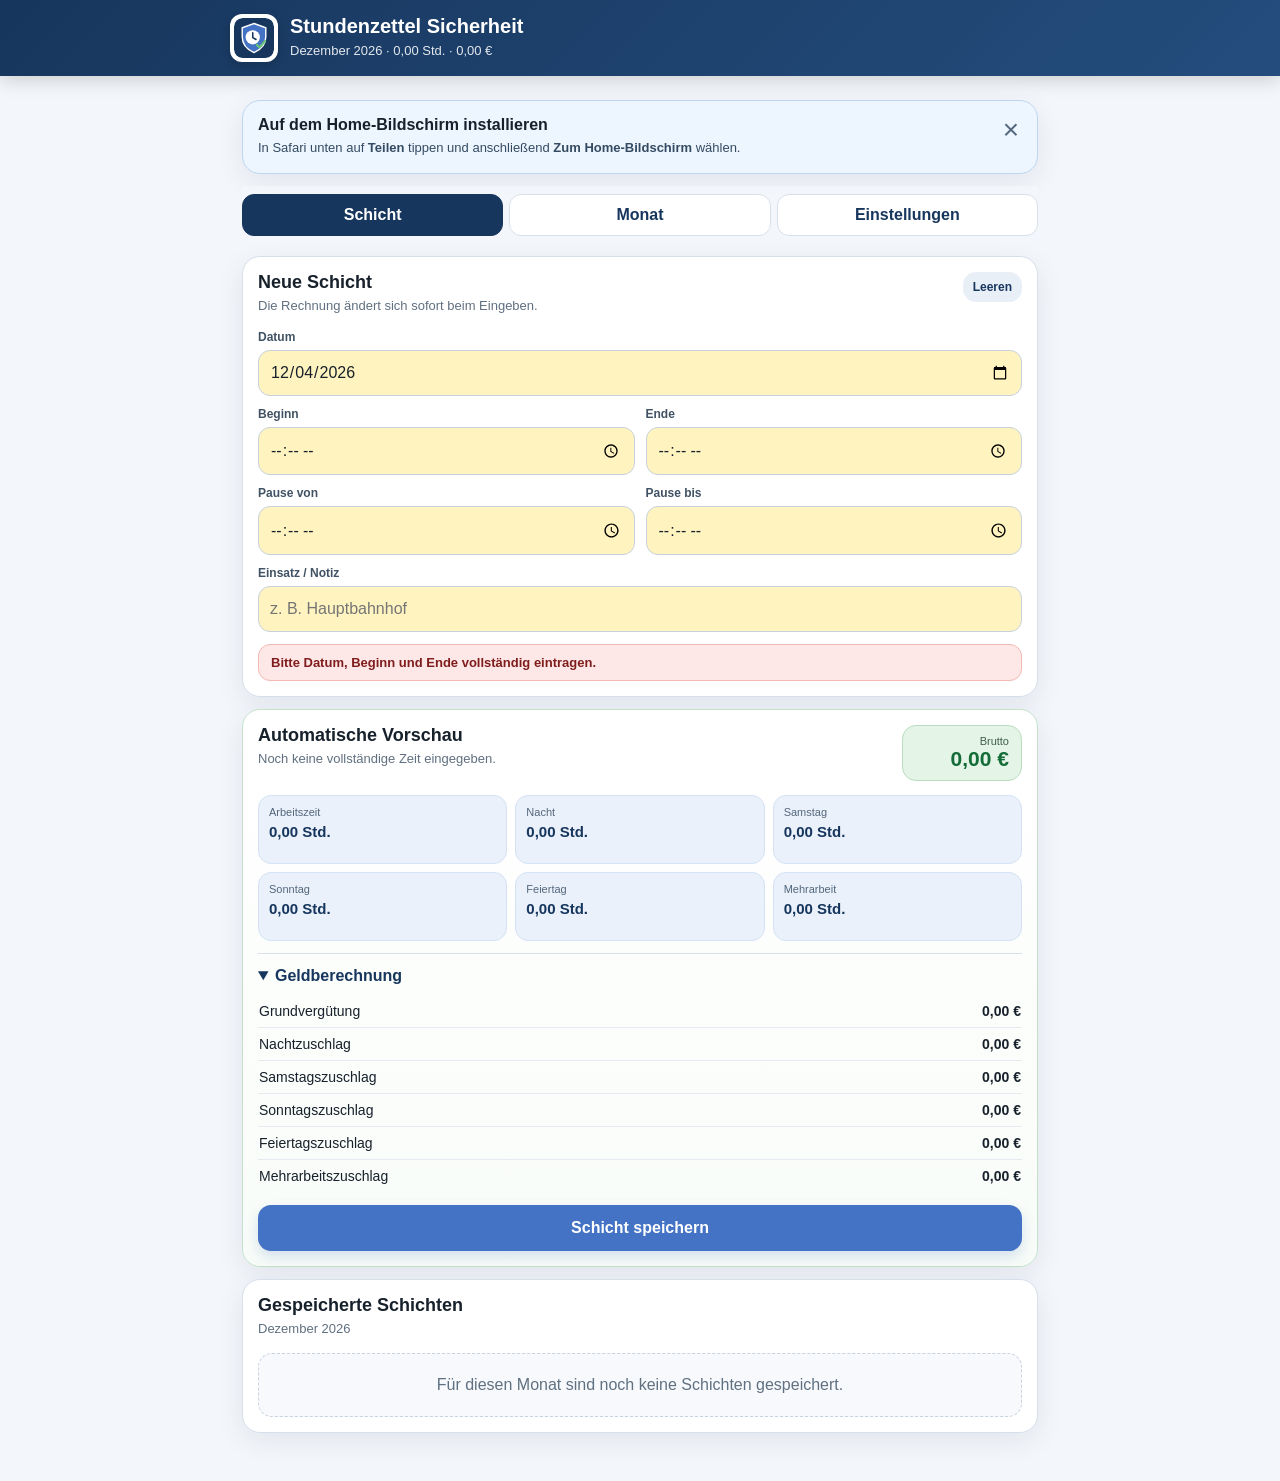
<file: stundenzettel/index.html>
<!doctype html><html lang="de"><head><meta charset="utf-8"><meta name="viewport" content="width=device-width, initial-scale=1, viewport-fit=cover"><meta name="theme-color" content="#17365D"><meta name="apple-mobile-web-app-capable" content="yes"><meta name="apple-mobile-web-app-status-bar-style" content="black-translucent"><meta name="apple-mobile-web-app-title" content="Stundenzettel"><meta name="format-detection" content="telephone=no"><meta name="description" content="Automatischer Stundenzettel für den Sicherheitsdienst in Hamburg"><link rel="manifest" href="manifest.webmanifest"><link rel="icon" href="icon.svg" type="image/svg+xml"><link rel="apple-touch-icon" href="icon.svg"><link rel="stylesheet" href="styles.css"><title>Stundenzettel Sicherheit</title></head><body><header class="app-header"><div class="brand"><img src="icon.svg" alt="" class="brand-icon"><div><h1>Stundenzettel Sicherheit</h1><p id="headerSubline">Hamburg · automatische Berechnung</p></div></div></header><main><section id="installCard" class="card install-card hidden"><div><strong>Auf dem Home-Bildschirm installieren</strong><p>In Safari unten auf <b>Teilen</b> tippen und anschließend <b>Zum Home-Bildschirm</b> wählen.</p></div><button class="icon-button" id="dismissInstall" aria-label="Hinweis schließen">×</button></section><nav class="tabs" aria-label="Bereiche"><button class="tab active" data-tab="entry">Schicht</button><button class="tab" data-tab="month">Monat</button><button class="tab" data-tab="settings">Einstellungen</button></nav><section id="tab-entry" class="tab-panel active"><section class="card"><div class="section-heading"><div><h2 id="entryTitle">Neue Schicht</h2><p>Die Rechnung ändert sich sofort beim Eingeben.</p></div><button id="resetEntry" class="small-button secondary" type="button">Leeren</button></div><div class="form-grid"><label class="field field-wide"><span>Datum</span><input id="shiftDate" type="date" required></label><label class="field"><span>Beginn</span><input id="shiftStart" type="time" required></label><label class="field"><span>Ende</span><input id="shiftEnd" type="time" required></label><label class="field"><span>Pause von</span><input id="pauseStart" type="time"></label><label class="field"><span>Pause bis</span><input id="pauseEnd" type="time"></label><label class="field field-wide"><span>Einsatz / Notiz</span><input id="shiftNote" type="text" maxlength="100" placeholder="z. B. Hauptbahnhof"></label></div><div id="warningBox" class="warning hidden" role="alert"></div></section><section class="card result-card" aria-live="polite"><div class="section-heading"><div><h2>Automatische Vorschau</h2><p id="rateInfo">Noch keine vollständige Zeit eingegeben.</p></div><div class="total-pill"><span>Brutto</span><strong id="liveTotal">0,00 €</strong></div></div><div class="stat-grid" id="liveStats"><div class="stat"><span>Arbeitszeit</span><strong id="livePaid">0,00 Std.</strong></div><div class="stat"><span>Nacht</span><strong id="liveNight">0,00 Std.</strong></div><div class="stat"><span>Samstag</span><strong id="liveSaturday">0,00 Std.</strong></div><div class="stat"><span>Sonntag</span><strong id="liveSunday">0,00 Std.</strong></div><div class="stat"><span>Feiertag</span><strong id="liveHoliday">0,00 Std.</strong></div><div class="stat"><span>Mehrarbeit</span><strong id="liveOvertime">0,00 Std.</strong></div></div><details class="calculation-details" open><summary>Geldberechnung</summary><div class="money-lines"><div><span>Grundvergütung</span><strong id="liveBasePay">0,00 €</strong></div><div><span>Nachtzuschlag</span><strong id="liveNightPay">0,00 €</strong></div><div><span>Samstagszuschlag</span><strong id="liveSaturdayPay">0,00 €</strong></div><div><span>Sonntagszuschlag</span><strong id="liveSundayPay">0,00 €</strong></div><div><span>Feiertagszuschlag</span><strong id="liveHolidayPay">0,00 €</strong></div><div><span>Mehrarbeitszuschlag</span><strong id="liveOvertimePay">0,00 €</strong></div></div></details><button id="saveShift" class="primary-button" type="button">Schicht speichern</button><button id="cancelEdit" class="secondary-button hidden" type="button">Bearbeiten abbrechen</button></section><section class="card"><div class="section-heading"><div><h2>Gespeicherte Schichten</h2><p id="entryMonthLabel"></p></div></div><div id="shiftList" class="shift-list"></div></section></section><section id="tab-month" class="tab-panel"><section class="card"><div class="section-heading"><div><h2>Monatsauswertung</h2><p>Alle gespeicherten Schichten des Monats.</p></div></div><label class="field"><span>Monat auswählen</span><input id="monthPicker" type="month"></label><div class="month-total"><span>Voraussichtliches Brutto</span><strong id="monthGross">0,00 €</strong></div><div class="stat-grid month-stats"><div class="stat"><span>Arbeitszeit</span><strong id="monthPaid">0,00 Std.</strong></div><div class="stat"><span>Nacht</span><strong id="monthNight">0,00 Std.</strong></div><div class="stat"><span>Samstag</span><strong id="monthSaturday">0,00 Std.</strong></div><div class="stat"><span>Sonntag</span><strong id="monthSunday">0,00 Std.</strong></div><div class="stat"><span>Feiertag</span><strong id="monthHoliday">0,00 Std.</strong></div><div class="stat"><span>Mehrarbeit</span><strong id="monthOvertime">0,00 Std.</strong></div></div><div class="money-lines month-money"><div><span>Grundvergütung</span><strong id="monthBasePay">0,00 €</strong></div><div><span>Nachtzuschlag</span><strong id="monthNightPay">0,00 €</strong></div><div><span>Samstagszuschlag</span><strong id="monthSaturdayPay">0,00 €</strong></div><div><span>Sonntagszuschlag</span><strong id="monthSundayPay">0,00 €</strong></div><div><span>Feiertagszuschlag</span><strong id="monthHolidayPay">0,00 €</strong></div><div><span>Mehrarbeitszuschlag</span><strong id="monthOvertimePay">0,00 €</strong></div></div><div class="button-row"><button id="printMonth" class="secondary-button" type="button">Drucken / als PDF</button><button id="shareMonth" class="secondary-button" type="button">Teilen</button></div></section></section><section id="tab-settings" class="tab-panel"><section class="card"><div class="section-heading"><div><h2>Lohn und Zuschläge</h2><p>Voreingestellt nach Hamburger Tarif 2026–2027.</p></div></div><label class="toggle-row"><span><b>Tariflohn automatisch nach Datum</b><small>14,60 € bis 28.02.2026 · 15,14 € ab 01.03.2026 · 15,70 € ab 01.02.2027</small></span><input id="autoTariff" type="checkbox"></label><div class="form-grid settings-grid"><label class="field"><span>Eigener Grundlohn €/Std.</span><input id="baseRate" type="number" min="0" step="0.01"></label><label class="field"><span>Objektzulage €/Std.</span><input id="objectBonus" type="number" min="0" step="0.01"></label><label class="field"><span>Nachtzuschlag %</span><input id="nightPct" type="number" min="0" step="1"></label><label class="field"><span>Samstagszuschlag %</span><input id="saturdayPct" type="number" min="0" step="1"></label><label class="field"><span>Sonntagszuschlag %</span><input id="sundayPct" type="number" min="0" step="1"></label><label class="field"><span>Feiertagszuschlag %</span><input id="holidayPct" type="number" min="0" step="1"></label><label class="field"><span>Mehrarbeitszuschlag %</span><input id="overtimePct" type="number" min="0" step="1"></label><label class="field"><span>Mehrarbeit nach Stunden</span><input id="overtimeLimit" type="number" min="0" step="1"></label></div><label class="toggle-row"><span><b>Objektzulage als Zuschlagsbasis verwenden</b><small>Tariflich beziehen sich die Zuschläge auf den Stundengrundlohn. Nur aktivieren, wenn deine Abrechnung auch die Objektzulage einbezieht.</small></span><input id="bonusInPremiumBase" type="checkbox"></label><button id="saveSettings" class="primary-button" type="button">Einstellungen speichern</button></section><section class="card"><h2>Daten sichern</h2><p class="muted">Die Einträge werden nur auf diesem Gerät gespeichert. Eine Sicherungsdatei schützt dich beim Browser- oder Handywechsel.</p><div class="button-row"><button id="exportBackup" class="secondary-button" type="button">Sicherung erstellen</button><button id="importBackup" class="secondary-button" type="button">Sicherung laden</button><input id="backupFile" type="file" accept="application/json" hidden></div><button id="deleteAll" class="danger-button" type="button">Alle Schichten löschen</button></section><section class="card legal-note"><h2>Hinweis</h2><p>Die App ist eine Kontrollrechnung. Arbeitsvertrag, Betriebsvereinbarung und die tatsächliche Lohnabrechnung sind maßgeblich. Tarifliche Zuschläge werden standardmäßig auf den Grundlohn berechnet.</p></section></section></main><div id="toast" class="toast" role="status" aria-live="polite"></div><script src="core.js"></script><script src="app.js"></script></body></html>
</file>
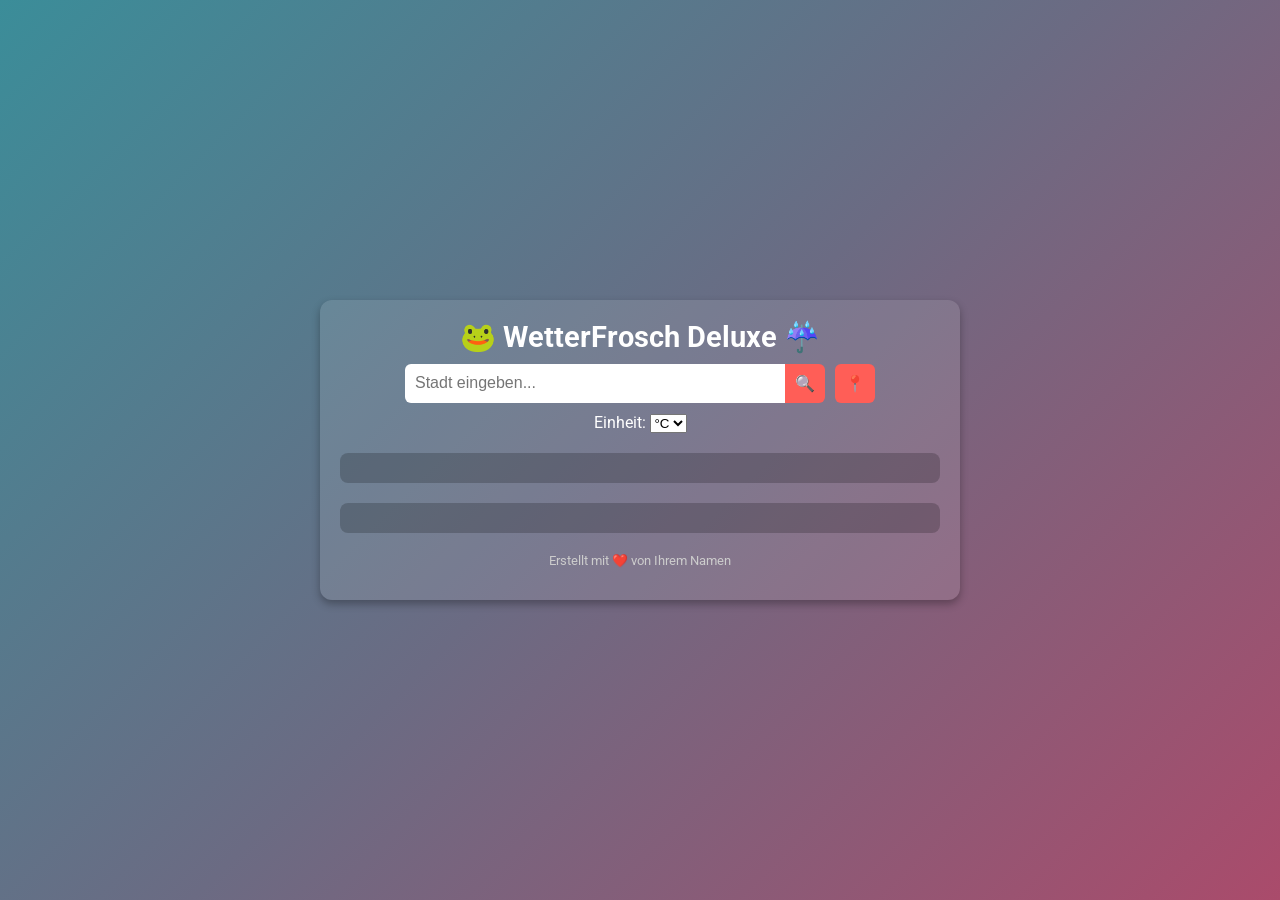
<file: wetterfrosch-deluxe.html>
<!DOCTYPE html>
<html lang="de">
<head>
    <meta charset="UTF-8">
    <meta name="viewport" content="width=device-width, initial-scale=1.0">
    <title>WetterFrosch Deluxe 🐸☔</title>
    <link href="https://fonts.googleapis.com/css2?family=Roboto:wght@400;700&display=swap" rel="stylesheet">
    <style>
        /* Allgemeine Stile */
        body {
            font-family: 'Roboto', sans-serif;
            background: linear-gradient(135deg, #3b8d99, #6b6b83, #aa4b6b);
            color: #ffffff;
            margin: 0;
            display: flex;
            justify-content: center;
            align-items: center;
            min-height: 100vh;
        }
        .app-container {
            background: rgba(255, 255, 255, 0.1);
            border-radius: 12px;
            box-shadow: 0 4px 8px rgba(0, 0, 0, 0.3);
            padding: 20px;
            max-width: 600px;
            width: 100%;
            text-align: center;
        }
        header h1 {
            margin: 0;
            font-size: 1.8em;
        }
        .search-container {
            display: flex;
            justify-content: center;
            margin-top: 10px;
        }
        .search-container input {
            width: 60%;
            padding: 10px;
            border: none;
            border-radius: 6px 0 0 6px;
            font-size: 1em;
        }
        .search-container button {
            padding: 10px;
            border: none;
            background-color: #ff5e57;
            color: #ffffff;
            cursor: pointer;
            font-size: 1em;
            transition: background-color 0.3s;
        }
        .search-container button:first-of-type {
            border-radius: 0 6px 6px 0;
        }
        .search-container button:last-of-type {
            border-radius: 6px;
            margin-left: 10px;
        }
        .search-container button:hover {
            background-color: #ff3830;
        }
        .unit-toggle {
            margin-top: 10px;
        }
        .wetter-sektion {
            margin-top: 20px;
            background: rgba(0, 0, 0, 0.2);
            padding: 15px;
            border-radius: 8px;
        }
        .wetter-sektion h2 {
            margin-top: 0;
        }
        .wetter-sektion img {
            width: 80px;
            height: 80px;
        }
        footer {
            margin-top: 20px;
            font-size: 0.8em;
            color: #cccccc;
        }
        /* Neue Stile für die Vorhersagekarten */
        .vorhersage-container {
            display: flex;
            flex-wrap: wrap;
            justify-content: center;
        }
        .vorhersage-tag {
            background: rgba(255, 255, 255, 0.1);
            border-radius: 8px;
            margin: 10px;
            padding: 10px;
            width: 150px;
            text-align: center;
        }
        /* Responsives Design */
        @media (max-width: 600px) {
            .app-container {
                width: 90%;
                padding: 10px;
            }
            .search-container input {
                width: 70%;
            }
            .wetter-sektion {
                padding: 10px;
            }
        }
        /* Fehlernachrichten-Stil */
        .error-message {
            color: #ff5e57;
            margin-top: 10px;
        }
        /* Stil für Empfehlungen */
        .empfehlung {
            margin-top: 15px;
            font-style: italic;
        }
    </style>
</head>
<body>
    <div class="app-container">
        <header>
            <h1>🐸 WetterFrosch Deluxe ☔</h1>
            <div class="search-container">
                <input type="text" id="stadt" placeholder="Stadt eingeben..." />
                <button id="sucheWetter">🔍</button>
                <button id="standort">📍</button>
            </div>
            <div class="unit-toggle">
                <label for="einheit">Einheit:</label>
                <select id="einheit">
                    <option value="metric">°C</option>
                    <option value="imperial">°F</option>
                </select>
            </div>
            <div id="fehler" class="error-message"></div>
        </header>
        <main>
            <section id="aktuellesWetter" class="wetter-sektion"></section>
            <section id="vorhersageContainer" class="wetter-sektion"></section>
        </main>
        <footer>
            <p>Erstellt mit ❤️ von Ihrem Namen</p>
        </footer>
    </div>
    <script>
        const apiKey = "7190bcfcb5c5ecd81d00dfc4e518ea21";

        document.getElementById("sucheWetter").addEventListener("click", () => {
            const stadt = document.getElementById("stadt").value.trim();
            document.getElementById("fehler").textContent = "";
            if (stadt) {
                fetchKoordinaten(stadt);
            } else {
                anzeigenFehler("Bitte geben Sie eine Stadt ein!");
            }
        });

        document.getElementById("standort").addEventListener("click", () => {
            document.getElementById("fehler").textContent = "";
            if (navigator.geolocation) {
                navigator.geolocation.getCurrentPosition(
                    (position) => {
                        const { latitude, longitude } = position.coords;
                        fetchWetter(latitude, longitude);
                    },
                    () => anzeigenFehler("Standortzugriff wurde verweigert.")
                );
            } else {
                anzeigenFehler("Geolocation wird von Ihrem Browser nicht unterstützt.");
            }
        });

        async function fetchKoordinaten(stadt) {
            try {
                const url = `https://api.openweathermap.org/geo/1.0/direct?q=${encodeURIComponent(stadt)}&limit=1&appid=${apiKey}`;
                const response = await fetch(url);
                if (!response.ok) throw new Error("Netzwerkantwort war nicht ok.");
                const data = await response.json();
                if (data.length > 0) {
                    const { lat, lon } = data[0];
                    fetchWetter(lat, lon);
                } else {
                    anzeigenFehler("Stadt nicht gefunden!");
                }
            } catch (error) {
                console.error("Fehler beim Abrufen der Koordinaten:", error);
                anzeigenFehler("Fehler beim Abrufen der Koordinaten.");
            }
        }

        async function fetchWetter(lat, lon) {
            try {
                const einheit = document.getElementById("einheit").value;
                const url = `https://api.openweathermap.org/data/3.0/onecall?lat=${lat}&lon=${lon}&exclude=minutely,hourly,alerts&units=${einheit}&lang=de&appid=${apiKey}`;
                const response = await fetch(url);
                if (!response.ok) throw new Error("Netzwerkantwort war nicht ok.");
                const data = await response.json();
                anzeigenAktuellesWetter(data.current, data.timezone, einheit);
                anzeigenVorhersage(data.daily, einheit, data.timezone);
            } catch (error) {
                console.error("Fehler beim Abrufen der Wetterdaten:", error);
                anzeigenFehler("Fehler beim Abrufen der Wetterdaten.");
            }
        }

        function anzeigenAktuellesWetter(current, timezone, einheit) {
            const aktuellesWetterDiv = document.getElementById("aktuellesWetter");
            aktuellesWetterDiv.innerHTML = "";

            const { temp, feels_like, humidity, weather, dt, wind_speed, wind_deg, sunrise, sunset, uvi } = current;
            const beschreibung = weather[0].description;
            const icon = weather[0].icon;

            // Lokale Zeit berechnen
            const options = { timeZone: timezone, hour: '2-digit', minute: '2-digit' };
            const lokaleZeit = new Intl.DateTimeFormat('de-DE', options).format(new Date(dt * 1000));

            // Sonnenaufgang und Sonnenuntergang
            const sunriseTime = new Intl.DateTimeFormat('de-DE', options).format(new Date(sunrise * 1000));
            const sunsetTime = new Intl.DateTimeFormat('de-DE', options).format(new Date(sunset * 1000));

            // Windrichtung ermitteln
            const windRichtung = getWindrichtung(wind_deg);

            // Einheitensymbol
            const tempEinheit = einheit === "metric" ? "°C" : "°F";
            const windEinheit = einheit === "metric" ? "m/s" : "mph";

            // Empfehlungen generieren
            const empfehlung = generiereEmpfehlung(temp, beschreibung);

            aktuellesWetterDiv.innerHTML = `
                <h2>Aktuelles Wetter (${lokaleZeit})</h2>
                <img src="https://openweathermap.org/img/wn/${icon}@2x.png" alt="${beschreibung}" />
                <p>Temperatur: ${temp.toFixed(1)}${tempEinheit} (gefühlt: ${feels_like.toFixed(1)}${tempEinheit})</p>
                <p>Beschreibung: ${beschreibung}</p>
                <p>Luftfeuchtigkeit: ${humidity}%</p>
                <p>Wind: ${wind_speed.toFixed(1)} ${windEinheit} aus ${windRichtung}</p>
                <p>UV-Index: ${uvi}</p>
                <p>Sonnenaufgang: ${sunriseTime}</p>
                <p>Sonnenuntergang: ${sunsetTime}</p>
                <p class="empfehlung">${empfehlung}</p>
            `;
        }

        function anzeigenVorhersage(daily, einheit, timezone) {
            const vorhersageContainer = document.getElementById("vorhersageContainer");
            vorhersageContainer.innerHTML = "<h2>5-Tage-Vorhersage</h2>";

            const vorhersageDiv = document.createElement("div");
            vorhersageDiv.className = "vorhersage-container";

            const tempEinheit = einheit === "metric" ? "°C" : "°F";

            daily.slice(1, 6).forEach((tag) => {
                const options = { timeZone: timezone, weekday: 'long', day: 'numeric', month: 'numeric' };
                const datum = new Intl.DateTimeFormat('de-DE', options).format(new Date(tag.dt * 1000));
                const { day, night } = tag.temp;
                const beschreibung = tag.weather[0].description;
                const icon = tag.weather[0].icon;
                const pop = tag.pop * 100; // Niederschlagswahrscheinlichkeit in Prozent

                const tagDiv = document.createElement("div");
                tagDiv.className = "vorhersage-tag";
                tagDiv.innerHTML = `
                    <h3>${datum}</h3>
                    <img src="https://openweathermap.org/img/wn/${icon}@2x.png" alt="${beschreibung}" />
                    <p>${day.toFixed(1)}${tempEinheit} / ${night.toFixed(1)}${tempEinheit}</p>
                    <p>${beschreibung}</p>
                    <p>Niederschlagswahrscheinlichkeit: ${pop.toFixed(0)}%</p>
                `;
                vorhersageDiv.appendChild(tagDiv);
            });

            vorhersageContainer.appendChild(vorhersageDiv);
        }

        function generiereEmpfehlung(temp, beschreibung) {
            let empfehlung = "";

            if (temp >= 25) {
                empfehlung += "Es ist heiß. Tragen Sie leichte Kleidung und trinken Sie viel Wasser.";
            } else if (temp >= 15) {
                empfehlung += "Angenehmes Wetter. Eine Jacke könnte nützlich sein.";
            } else if (temp >= 5) {
                empfehlung += "Es ist kühl. Ziehen Sie sich warm an.";
            } else {
                empfehlung += "Es ist kalt. Tragen Sie warme Kleidung und denken Sie an eine Mütze und Handschuhe.";
            }

            if (beschreibung.includes("Regen")) {
                empfehlung += " Vergessen Sie nicht, einen Regenschirm mitzunehmen.";
            } else if (beschreibung.includes("Schnee")) {
                empfehlung += " Es könnte schneien. Seien Sie vorsichtig auf den Straßen.";
            } else if (beschreibung.includes("Gewitter")) {
                empfehlung += " Gewitter möglich. Bleiben Sie nach Möglichkeit drinnen.";
            }

            return empfehlung;
        }

        function getWindrichtung(deg) {
            const richtungen = ["N", "NO", "O", "SO", "S", "SW", "W", "NW"];
            const index = Math.round(((deg %= 360) < 0 ? deg + 360 : deg) / 45) % 8;
            return richtungen[index];
        }

        function anzeigenFehler(nachricht) {
            const fehlerDiv = document.getElementById("fehler");
            fehlerDiv.textContent = nachricht;
        }
    </script>
</body>
</html>
</file>
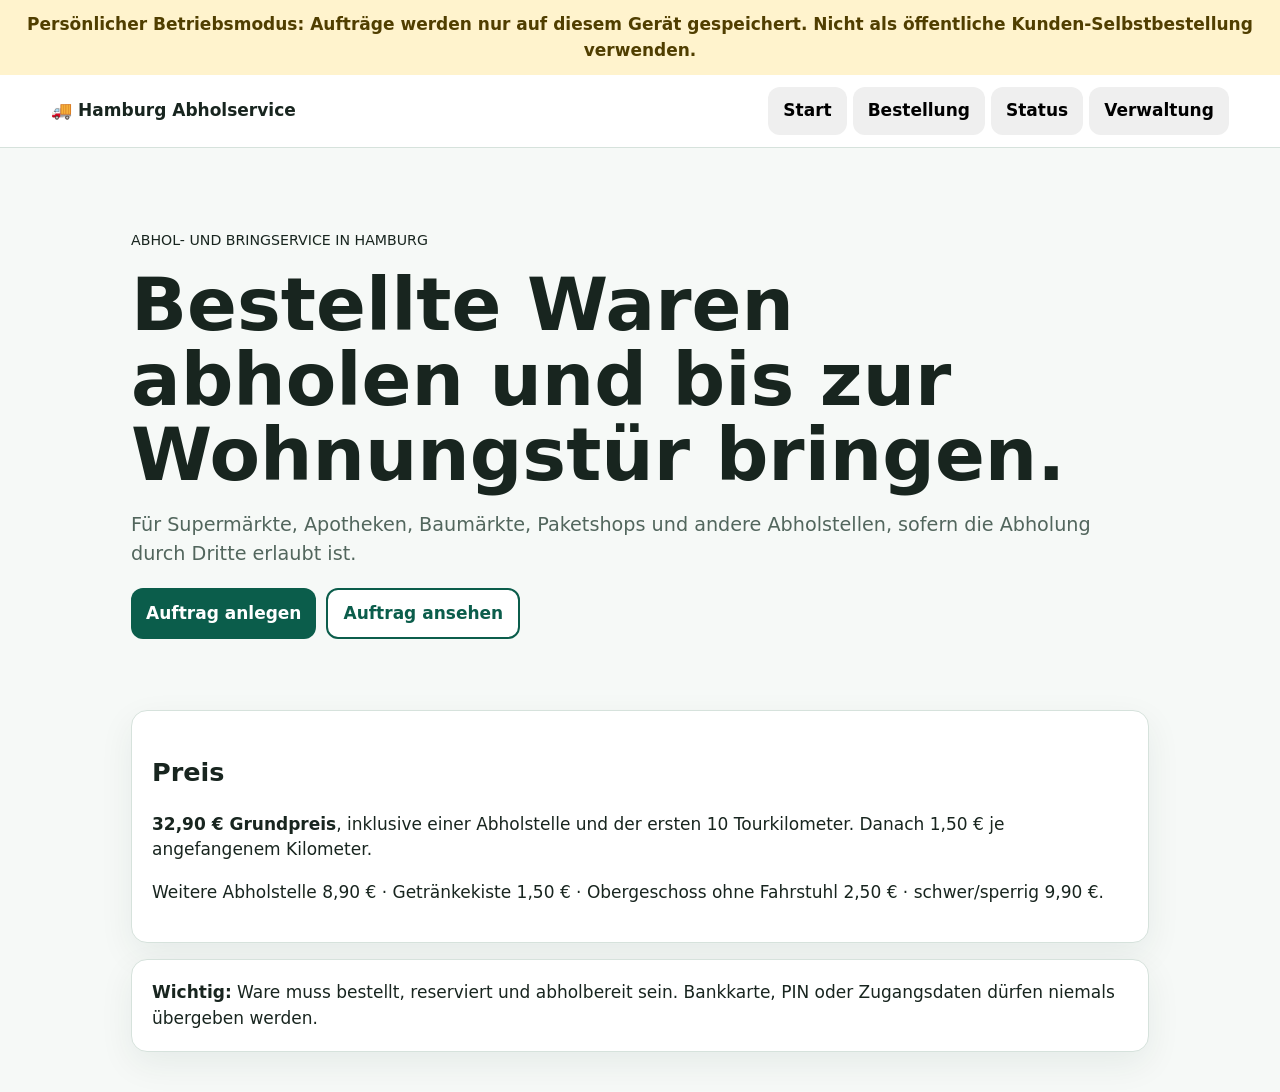
<file: abholservice/funktioniert.html>
<!doctype html><html lang="de"><head><meta charset="utf-8"><meta name="viewport" content="width=device-width,initial-scale=1"><title>Hamburg Abholservice wird geladen</title><style>body{font:18px/1.5 system-ui,-apple-system,sans-serif;background:#f6f9f7;color:#18251f;display:grid;place-items:center;min-height:100vh;margin:0;padding:24px}.box{max-width:620px;background:#fff;border:1px solid #d6e2dc;border-radius:18px;padding:28px;box-shadow:0 12px 35px #153a2c12}h1{color:#0b5d4b}</style></head><body><div class="box"><h1>Hamburg Abholservice</h1><p>Die funktionsfähige Web-App wird geladen …</p><p id="error"></p></div><script>fetch('./index.html?reparatur=202608061249',{cache:'no-store'}).then(r=>{if(!r.ok)throw new Error('Die Hauptdatei konnte nicht geladen werden.');return r.text()}).then(h=>{h=h.replace('const €=','const money=').split('€(').join('money(');document.open();document.write(h);document.close()}).catch(e=>{document.getElementById('error').textContent='Fehler: '+e.message+' Bitte die Seite neu laden.'})</script></body></html>
</file>
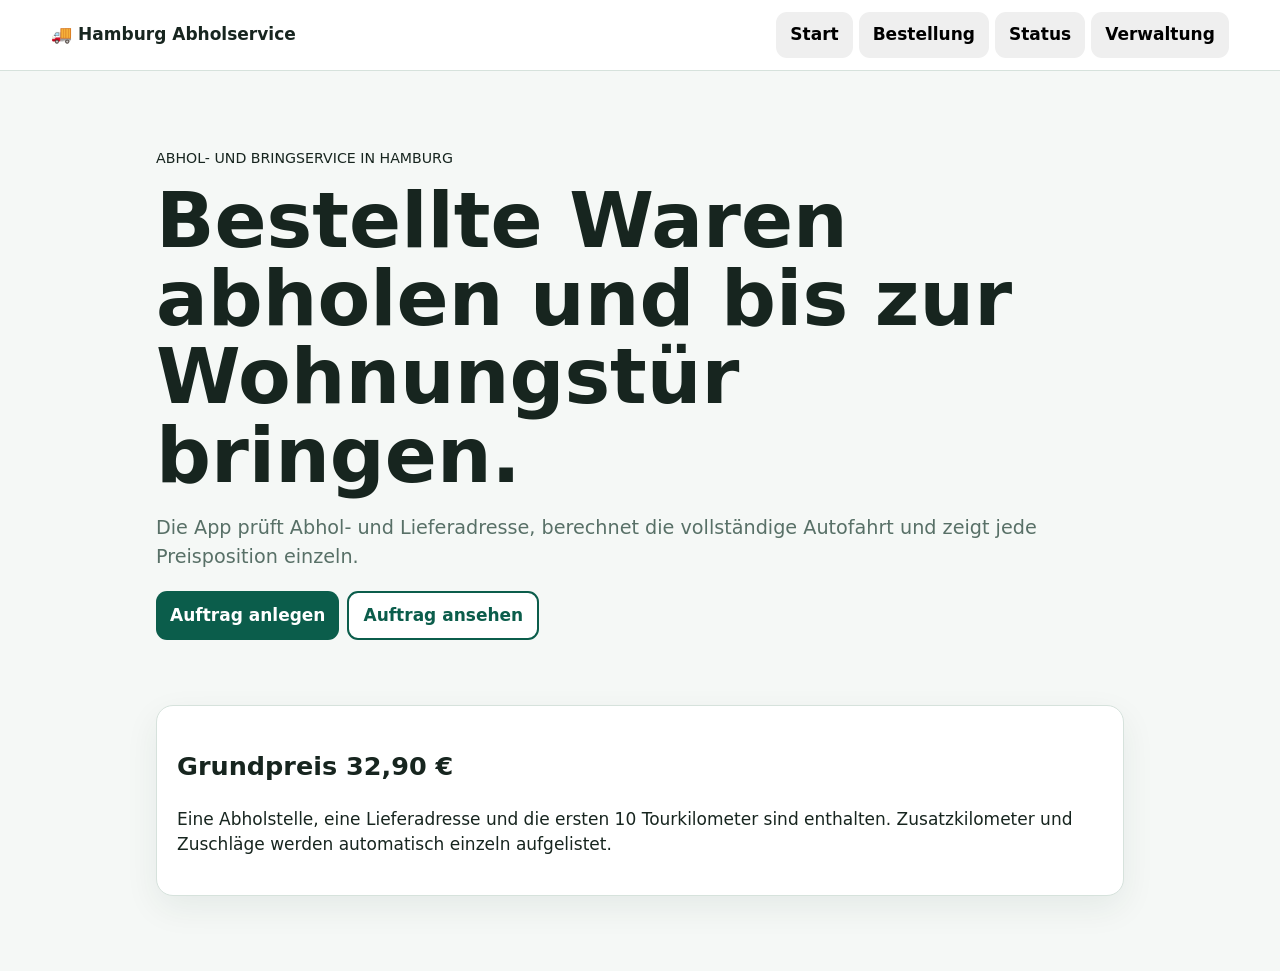
<file: abholservice/jetzt.html>
<!doctype html><html lang="de"><head><meta charset="utf-8"><meta name="viewport" content="width=device-width,initial-scale=1"><title>Hamburg Abholservice</title><style>
:root{--g:#0b5d4b;--m:#eaf5f1;--i:#17251f;--l:#d6e2dc;--r:#a32626}*{box-sizing:border-box}body{margin:0;background:#f5f8f6;color:var(--i);font:17px/1.5 system-ui,-apple-system,sans-serif}header{position:sticky;top:0;background:#fff;border-bottom:1px solid var(--l);padding:12px 4%;display:flex;gap:12px;justify-content:space-between;align-items:center;z-index:5}nav{display:flex;gap:6px;flex-wrap:wrap}button{font:inherit;border:0;border-radius:11px;padding:10px 14px;font-weight:850;cursor:pointer}.p{background:var(--g);color:#fff}.s{background:#fff;color:var(--g);border:2px solid var(--g)}main{max-width:1000px;margin:auto;padding:24px 16px 60px}.v{display:none}.v.on{display:block}.hero{padding:50px 0}.hero h1{font-size:clamp(2.2rem,7vw,4.8rem);line-height:1.02;margin:.15em 0}.lead{font-size:1.2rem;color:#587067}.card{background:#fff;border:1px solid var(--l);border-radius:17px;padding:20px;margin:15px 0;box-shadow:0 12px 34px #153a2c12}.grid{display:grid;grid-template-columns:1fr 1fr;gap:13px}.full{grid-column:1/-1}label{display:grid;gap:5px;font-weight:800}input,select,textarea{width:100%;font:inherit;padding:12px;border:2px solid var(--l);border-radius:10px}.ok,.bad,.warn{padding:13px;border-radius:12px;margin:12px 0}.ok{background:#eaf7ef;color:#145c31}.bad{background:#fff0f0;color:#792020}.warn{background:#fff4cb;color:#5c4700}.metrics{display:grid;grid-template-columns:repeat(3,1fr);gap:10px}.metric{background:#f1f6f3;border-radius:12px;padding:12px}.metric b{display:block;font-size:1.25rem}.price{width:100%;border-collapse:collapse;min-width:620px}.price th,.price td{padding:11px 9px;border-bottom:1px solid var(--l);text-align:left}.price th:nth-child(n+2),.price td:nth-child(n+2){text-align:right}.price tfoot td{font-weight:950;font-size:1.15rem;border-top:3px solid var(--g)}.scroll{overflow:auto}.pill{display:inline-block;background:var(--m);color:var(--g);border-radius:99px;padding:5px 10px;font-weight:900}.hide{display:none!important}.actions{display:flex;gap:8px;flex-wrap:wrap;margin-top:12px}.loader{display:inline-block;width:17px;height:17px;border:3px solid #c7d7d1;border-top-color:var(--g);border-radius:50%;animation:x .8s linear infinite;vertical-align:middle}@keyframes x{to{transform:rotate(360deg)}}table.list{width:100%;border-collapse:collapse;min-width:720px}.list th,.list td{padding:10px;border-bottom:1px solid var(--l);text-align:left}@media(max-width:700px){header{align-items:flex-start;flex-direction:column}.grid,.metrics{grid-template-columns:1fr}.hero{padding:32px 0}body{font-size:16px}}@media print{header,.noprint{display:none!important}body{background:#fff}.v{display:none!important}#invoice{display:block!important}.card{border:0;box-shadow:none}}
</style></head><body><header><b>🚚 Hamburg Abholservice</b><nav><button data-go="home">Start</button><button data-go="order">Bestellung</button><button data-go="status">Status</button><button data-go="admin">Verwaltung</button></nav></header><main>
<section id="home" class="v on"><div class="hero"><small>ABHOL- UND BRINGSERVICE IN HAMBURG</small><h1>Bestellte Waren abholen und bis zur Wohnungstür bringen.</h1><p class="lead">Die App prüft Abhol- und Lieferadresse, berechnet die vollständige Autofahrt und zeigt jede Preisposition einzeln.</p><div class="actions"><button class="p" data-go="order">Auftrag anlegen</button><button class="s" data-go="status">Auftrag ansehen</button></div></div><div class="card"><h2>Grundpreis 32,90 €</h2><p>Eine Abholstelle, eine Lieferadresse und die ersten 10 Tourkilometer sind enthalten. Zusatzkilometer und Zuschläge werden automatisch einzeln aufgelistet.</p></div></section>
<section id="order" class="v"><h1>Auftrag anlegen</h1><form id="f"><div class="card"><h2>1. Termin und Abholung</h2><div class="grid"><label>Liefertermin<input name="date" type="date" required></label><label>Geschäft / Abholstelle<input name="shop" required></label><label class="full">Abholadresse(n)<textarea name="pickups" rows="3" placeholder="Pro Abholstelle eine vollständige Adresse je Zeile" required></textarea><small>Beispiel: REWE, Straße 1, 22041 Hamburg</small></label><label>Bestell-/Abholnummer<input name="ref" required></label><label>Bestellt unter dem Namen<input name="orderedFor" required></label><label>Abholung frühestens<input name="from" type="time" value="12:00" required></label><label>Abholung spätestens<input name="to" type="time" value="18:00" required></label><label>Beim Händler bezahlt?<select name="merchantPaid"><option value="yes">Ja</option><option value="no">Nein – manuelle Prüfung</option></select></label><label>Dritt-Abholung erlaubt?<select name="allowed"><option value="yes">Ja</option><option value="unknown">Unklar – manuelle Prüfung</option><option value="no">Nein</option></select></label></div></div>
<div class="card"><h2>2. Lieferung und Ware</h2><div class="grid"><label class="full">Vollständige Lieferadresse<input name="delivery" placeholder="Straße Hausnummer, PLZ Hamburg" required></label><label>Lieferzeitfenster<select name="window"><option>12:00–14:00 Uhr</option><option>14:00–16:00 Uhr</option><option>16:00–18:00 Uhr</option><option>18:00–20:00 Uhr</option></select></label><label>Etage<select name="floor"><option value="0">Erdgeschoss</option><option value="1">1. Obergeschoss</option><option value="2">2. Obergeschoss</option><option value="3">3. Obergeschoss</option><option value="4">4. Obergeschoss oder höher</option></select></label><label>Fahrstuhl?<select name="lift"><option value="yes">Ja</option><option value="no">Nein</option></select></label><label>Getränkekisten<input name="crates" type="number" min="0" value="0"></label><label>Schwer oder sperrig?<select name="bulky"><option value="no">Nein</option><option value="yes">Ja</option></select></label><label>Geschätztes Gewicht in kg<input name="weight" type="number" min="0"></label></div></div>
<div class="card"><h2>3. Kundendaten</h2><div class="grid"><label>Vorname<input name="first" required></label><label>Nachname<input name="last" required></label><label>Telefon<input name="phone" required></label><label>E-Mail<input name="email" type="email" required></label></div></div>
<div class="card"><h2>4. Automatische Prüfung</h2><p>Keine Kilometer eingeben: Die App berechnet Ausgangspunkt → Abholstelle(n) → Lieferadresse → Ausgangspunkt.</p><button type="button" id="check" class="p">Adressen, Kilometer und Preis prüfen</button><div id="result"></div></div><div class="card"><label><span><input name="confirm" type="checkbox" required style="width:auto"> Preisaufstellung und Angaben geprüft</span></label><button id="saveOrder" class="p" disabled style="margin-top:12px">Auftrag speichern</button></div></form></section>
<section id="status" class="v"><h1>Auftragsstatus</h1><div class="card"><div class="grid"><label>Auftragsnummer<input id="sn" placeholder="AB-2026-0001"></label><label>Sicherheitscode<input id="sc" placeholder="6-stellig"></label></div><button id="find" class="p" style="margin-top:12px">Auftrag öffnen</button><div id="statusOut"></div></div></section>
<section id="admin" class="v"><h1>Verwaltung</h1><div id="login" class="card"><label>Admin-PIN<input id="pin" type="password" inputmode="numeric"></label><button id="loginBtn" class="p" style="margin-top:12px">Anmelden</button><p>Erste PIN: <b>7391</b></p></div><div id="adminArea" class="hide"><div class="card"><h2>Einmalige Einrichtung</h2><div class="warn">Der interne Ausgangspunkt wird nur in diesem Browser gespeichert und steht nicht fest im Seitenquelltext.</div><label>Interner Ausgangspunkt<input id="depot" placeholder="Straße Hausnummer, PLZ Hamburg"></label><button id="saveSettings" class="p" style="margin-top:12px">Ausgangspunkt speichern</button></div><div id="ordersAdmin"></div></div></section>
<section id="invoice" class="v"><div id="invoiceOut"></div></section></main><script>
const KEY='abholservice_jetzt_v1',M=n=>new Intl.NumberFormat('de-DE',{style:'currency',currency:'EUR'}).format(n),E=s=>String(s??'').replace(/[&<>'"]/g,c=>({'&':'&amp;','<':'&lt;','>':'&gt;',"'":'&#39;','"':'&quot;'}[c]));let D=JSON.parse(localStorage.getItem(KEY)||'null')||{depot:'',pin:'7391',orders:[],n:1,cache:{}};let Q=null;const save=()=>localStorage.setItem(KEY,JSON.stringify(D));function go(id){document.querySelectorAll('.v').forEach(x=>x.classList.toggle('on',x.id===id));scrollTo(0,0)}document.addEventListener('click',e=>{let b=e.target.closest('[data-go]');if(b)go(b.dataset.go)});
async function geo(a){let k='g'+a.toLowerCase();if(D.cache[k])return D.cache[k];let r=await fetch('https://photon.komoot.io/api/?limit=1&lang=de&q='+encodeURIComponent(a+', Deutschland'));if(!r.ok)throw Error('Adressdienst nicht erreichbar');let j=await r.json();if(!j.features?.length)throw Error('Adresse nicht gefunden: '+a);let c=j.features[0].geometry.coordinates,o={lon:c[0],lat:c[1]};D.cache[k]=o;save();return o}async function route(p){let k='r'+p.map(x=>x.lon.toFixed(5)+','+x.lat.toFixed(5)).join(';');if(D.cache[k])return D.cache[k];let r=await fetch('https://router.project-osrm.org/route/v1/driving/'+p.map(x=>x.lon+','+x.lat).join(';')+'?overview=false');if(!r.ok)throw Error('Routendienst nicht erreichbar');let j=await r.json();if(j.code!=='Ok')throw Error('Keine Autofahrt berechenbar');let o={km:j.routes[0].distance/1000,min:Math.ceil(j.routes[0].duration/60)};D.cache[k]=o;save();return o}function rows(km,pn,cr,st,bu){let a=[['Grundpreis inklusive erster Abholstelle und 10 Tourkilometern',1,32.9,32.9]],x=Math.max(0,Math.ceil(km-10-1e-9));if(x)a.push(['Angefangene Zusatzkilometer',x,1.5,x*1.5]);if(pn>1)a.push(['Weitere Abholstelle',pn-1,8.9,(pn-1)*8.9]);if(cr)a.push(['Getränkekiste',cr,1.5,cr*1.5]);if(st)a.push(['Obergeschoss ohne Fahrstuhl',1,2.5,2.5]);if(bu)a.push(['Schwer-/Sperrgutzuschlag',1,9.9,9.9]);return a}function table(a,t){return `<div class="scroll"><table class="price"><thead><tr><th>Leistung</th><th>Menge</th><th>Einzelpreis</th><th>Betrag</th></tr></thead><tbody>${a.map(x=>`<tr><td>${E(x[0])}</td><td>${x[1]}</td><td>${M(x[2])}</td><td><b>${M(x[3])}</b></td></tr>`).join('')}</tbody><tfoot><tr><td colspan="3">Zu zahlender Service-Endpreis</td><td>${M(t)}</td></tr></tfoot></table></div>`}
const f=document.getElementById('f'),res=document.getElementById('result'),saveBtn=document.getElementById('saveOrder');f.oninput=e=>{if(e.target.name!=='confirm'){Q=null;saveBtn.disabled=true;res.innerHTML=''}};document.getElementById('check').onclick=async()=>{if(!f.reportValidity())return;if(!D.depot){res.innerHTML='<div class="bad">Bitte zuerst unter Verwaltung den internen Ausgangspunkt speichern.</div>';return}let d=new FormData(f),pa=String(d.get('pickups')).split('\n').map(x=>x.trim()).filter(Boolean);if(d.get('allowed')==='no'){res.innerHTML='<div class="bad">Dritt-Abholung ist nicht erlaubt. Auftrag nicht buchbar.</div>';return}res.innerHTML='<div class="warn"><span class="loader"></span> Adressen und Autofahrt werden geprüft …</div>';try{let dep=await geo(D.depot),pg=[];for(let a of pa)pg.push(await geo(a));let del=await geo(d.get('delivery')),pc=[];for(let p of pg)pc.push(await route([dep,p]));let dc=await route([dep,del]),full=await route([dep,...pg,del,dep]),viol=[];pc.forEach((x,i)=>{if(x.km>8)viol.push(`Abholstelle ${i+1}: ${x.km.toFixed(1)} km statt maximal 8 km`)});if(dc.km>8)viol.push(`Lieferadresse: ${dc.km.toFixed(1)} km statt maximal 8 km`);if(full.km>20)viol.push(`Gesamttour: ${full.km.toFixed(1)} km statt maximal 20 km`);let cr=+d.get('crates'),st=+d.get('floor')>0&&d.get('lift')==='no',bu=d.get('bulky')==='yes',rr=rows(full.km,pa.length,cr,st,bu),total=rr.reduce((s,x)=>s+x[3],0);Q={full,rr,total,viol,ts:Date.now()};if(viol.length){res.innerHTML=`<div class="bad"><b>Außerhalb des regulären Liefergebiets.</b><ul>${viol.map(x=>`<li>${E(x)}</li>`).join('')}</ul>Keine automatische Buchung möglich.</div><div class="metrics"><div class="metric">Gesamttour<b>${full.km.toFixed(1)} km</b></div><div class="metric">Fahrzeit<b>ca. ${full.min} Min.</b></div><div class="metric">Ergebnis<b>Nicht buchbar</b></div></div>`;saveBtn.disabled=true}else{res.innerHTML=`<div class="ok"><b>Adresse und Liefergebiet erfolgreich geprüft.</b></div><div class="metrics"><div class="metric">Gesamttour<b>${full.km.toFixed(1)} km</b></div><div class="metric">Fahrzeit<b>ca. ${full.min} Min.</b></div><div class="metric">Endpreis<b>${M(total)}</b></div></div><h3>Vollständige Preisabrechnung</h3>${table(rr,total)}<p>Der Warenwert beim Händler ist nicht Bestandteil der Servicegebühr. Steuerfreier Umsatz aufgrund der Kleinunternehmerregelung gemäß § 19 UStG.</p>`;saveBtn.disabled=false}}catch(e){Q=null;saveBtn.disabled=true;res.innerHTML='<div class="bad"><b>Prüfung fehlgeschlagen:</b> '+E(e.message)+'. Bitte vollständige Adresse mit Hausnummer und PLZ eingeben.</div>'}};
f.onsubmit=e=>{e.preventDefault();if(!Q||Q.viol.length)return alert('Bitte zuerst erfolgreich prüfen.');let d=new FormData(f),num='AB-'+new Date().getFullYear()+'-'+String(D.n++).padStart(4,'0'),code=String(Math.floor(100000+Math.random()*900000)),o={num,code,date:d.get('date'),shop:d.get('shop'),pickups:String(d.get('pickups')).split('\n').filter(Boolean),ref:d.get('ref'),orderedFor:d.get('orderedFor'),delivery:d.get('delivery'),window:d.get('window'),first:d.get('first'),last:d.get('last'),phone:d.get('phone'),email:d.get('email'),km:Q.full.km,min:Q.full.min,rows:Q.rr,total:Q.total,payment:'offen',status:d.get('merchantPaid')==='no'||d.get('allowed')==='unknown'||d.get('bulky')==='yes'?'Anfrage wird geprüft':'Zahlung ausstehend',created:new Date().toISOString()};D.orders.push(o);save();document.getElementById('sn').value=num;document.getElementById('sc').value=code;f.reset();Q=null;saveBtn.disabled=true;res.innerHTML='';go('status');show(o);alert('Auftrag gespeichert.\n'+num+'\nSicherheitscode: '+code)};
function show(o){document.getElementById('statusOut').innerHTML=`<div class="card"><span class="pill">${E(o.status)}</span><h2>${E(o.num)}</h2><div class="grid"><p><b>Kunde</b><br>${E(o.first)} ${E(o.last)}</p><p><b>Termin</b><br>${E(o.date)} · ${E(o.window)}</p><p><b>Lieferadresse</b><br>${E(o.delivery)}</p><p><b>Zahlung</b><br>${E(o.payment)}</p></div><div class="metrics"><div class="metric">Gesamttour<b>${o.km.toFixed(1)} km</b></div><div class="metric">Fahrzeit<b>ca. ${o.min} Min.</b></div><div class="metric">Endpreis<b>${M(o.total)}</b></div></div>${table(o.rows,o.total)}<button class="s" onclick="inv('${o.num}')">Rechnung öffnen</button></div>`}document.getElementById('find').onclick=()=>{let o=D.orders.find(x=>x.num===document.getElementById('sn').value.trim().toUpperCase()&&x.code===document.getElementById('sc').value.trim());document.getElementById('statusOut').innerHTML=o?'':'<div class="bad">Auftrag nicht gefunden.</div>';if(o)show(o)};
window.inv=n=>{let o=D.orders.find(x=>x.num===n);document.getElementById('invoiceOut').innerHTML=`<div class="card"><h1>Vorauszahlungsrechnung</h1><p><b>${E(o.num)}</b><br>Rechnung an: ${E(o.first)} ${E(o.last)}<br>${E(o.delivery)}</p><p>Leistungstermin: ${E(o.date)} · ${E(o.window)}<br>Berechnete Gesamttour: ${o.km.toFixed(1)} km</p>${table(o.rows,o.total)}<p>Steuerfreier Umsatz aufgrund der Kleinunternehmerregelung gemäß § 19 UStG.</p><div class="warn"><b>Verwendungszweck: ${E(o.num)}</b></div><div class="actions noprint"><button class="p" onclick="print()">Drucken / PDF</button><button class="s" data-go="status">Zurück</button></div></div>`;go('invoice')};
document.getElementById('loginBtn').onclick=()=>{if(document.getElementById('pin').value!==D.pin)return alert('PIN falsch');document.getElementById('login').classList.add('hide');document.getElementById('adminArea').classList.remove('hide');renderAdmin()};document.getElementById('saveSettings').onclick=()=>{D.depot=document.getElementById('depot').value.trim();D.cache={};save();alert('Ausgangspunkt gespeichert. Die automatische Kilometerprüfung ist bereit.')};function renderAdmin(){document.getElementById('depot').value=D.depot;document.getElementById('ordersAdmin').innerHTML=`<div class="card"><h2>Aufträge (${D.orders.length})</h2><div class="scroll"><table class="list"><tr><th>Auftrag</th><th>Kunde</th><th>Preis</th><th>Zahlung</th><th>Status</th><th></th></tr>${D.orders.slice().reverse().map(o=>`<tr><td>${E(o.num)}<br><small>${o.km.toFixed(1)} km</small></td><td>${E(o.first)} ${E(o.last)}</td><td>${M(o.total)}</td><td><select onchange="pay('${o.num}',this.value)"><option ${o.payment==='offen'?'selected':''}>offen</option><option ${o.payment==='bezahlt'?'selected':''}>bezahlt</option><option ${o.payment==='Teilzahlung'?'selected':''}>Teilzahlung</option></select></td><td><select onchange="stat('${o.num}',this.value)">${['Anfrage wird geprüft','Zahlung ausstehend','Zahlung eingegangen','Termin bestätigt','Tour wird geplant','Abholung läuft','Auf dem Weg','Ausgeliefert','Auftrag abgeschlossen','Storniert'].map(s=>`<option ${o.status===s?'selected':''}>${s}</option>`).join('')}</select></td><td><button class="s" onclick="inv('${o.num}')">Rechnung</button></td></tr>`).join('')}</table></div></div>`}window.pay=(n,v)=>{let o=D.orders.find(x=>x.num===n);o.payment=v;if(v==='bezahlt'&&o.status==='Zahlung ausstehend')o.status='Zahlung eingegangen';save();renderAdmin()};window.stat=(n,v)=>{D.orders.find(x=>x.num===n).status=v;save()};
</script></body></html>
</file>
<file: styles.css>
:root{--bg:#081421;--surface:#102235;--surface2:#132a40;--text:#eef5fb;--muted:#90a5b8;--accent:#58a6ff;--good:#44c88a;--warn:#f0b84b;--bad:#ff6e6e;--line:#244058;--shadow:0 14px 40px rgba(0,0,0,.28)}
*{box-sizing:border-box}html,body{margin:0;padding:0;background:var(--bg);color:var(--text);font:15px/1.5 -apple-system,BlinkMacSystemFont,"SF Pro Text","Segoe UI",sans-serif}button,input,select{font:inherit}button{cursor:pointer}
.shell{min-height:100vh;display:grid;grid-template-columns:230px 1fr}.side{border-right:1px solid var(--line);padding:24px 14px;position:sticky;top:0;height:100vh;background:#091725}.main{max-width:1180px;width:100%;padding:28px 34px 90px;margin:auto}.brand{font-size:20px;font-weight:800;display:flex;gap:10px;align-items:center;padding:0 10px 22px}.brand-g{display:grid;place-items:center;width:32px;height:32px;border-radius:9px;background:var(--accent);color:#06111d;font-weight:900}.nav{width:100%;display:flex;gap:11px;align-items:center;background:transparent;border:0;color:var(--muted);padding:11px 12px;border-radius:10px;text-align:left}.nav:hover,.nav.on{background:var(--surface2);color:var(--text)}.nav-ic{width:22px;text-align:center}.bottom{display:none}
.top{display:flex;align-items:end;justify-content:space-between;gap:18px;margin-bottom:24px}.top h1{margin:0;font-size:30px;letter-spacing:-.02em}.eyebrow{font-size:12px;color:var(--muted);text-transform:uppercase;letter-spacing:.08em}.grid{display:grid;gap:16px}.home{grid-template-columns:1.5fr 1fr}.span2{grid-column:1/-1}.hero{border:1px solid var(--line);background:linear-gradient(145deg,#14304a,#0f2236);border-radius:20px;padding:25px;box-shadow:var(--shadow)}.hero.good{border-color:rgba(68,200,138,.35)}.hero.warn{border-color:rgba(240,184,75,.5)}.hero.bad{border-color:rgba(255,110,110,.5)}.hero-label{color:var(--muted);font-size:14px}.hero-money{font-size:50px;font-weight:800;letter-spacing:-.04em;margin:6px 0 5px}.hero-meta{color:var(--muted);font-size:13px}.meter{height:8px;background:#0a1724;border-radius:99px;overflow:hidden;margin:18px 0}.meter i{display:block;height:100%;background:var(--accent);border-radius:inherit}.hero-actions{display:flex;justify-content:space-between;gap:10px;align-items:center}.card{background:var(--surface);border:1px solid var(--line);border-radius:18px;padding:20px;box-shadow:0 8px 28px rgba(0,0,0,.12)}.card h2{margin:0 0 5px;font-size:18px}.card-title,.split{display:flex;justify-content:space-between;align-items:center;gap:12px}.card-title span,.muted,.small{color:var(--muted);font-size:13px}.mini-grid{display:grid;grid-template-columns:repeat(4,1fr);gap:10px;margin-top:14px}.kpi{padding:13px;border:1px solid var(--line);border-radius:12px;background:#0e1d2c}.kpi span{display:block;color:var(--muted);font-size:12px}.kpi b{display:block;margin-top:2px;font-size:20px}.good{color:var(--good)}.warn{color:var(--warn)}.bad{color:var(--bad)}.kpi.good,.kpi.warn,.kpi.bad{border-color:currentColor}.notice{padding:13px 14px;border-radius:12px;background:#0d1e2e;border:1px solid var(--line)}.notice p{margin:4px 0 0;color:var(--muted)}.notice.warn{border-color:rgba(240,184,75,.4)}.notice.bad{border-color:rgba(255,110,110,.45)}
.rank{display:grid;gap:8px;margin-top:12px}.rank-row,.list-row,.settings-line{display:flex;justify-content:space-between;align-items:center;gap:12px}.rank-row{padding:11px 0;border-bottom:1px solid var(--line)}.list{display:grid;gap:7px}.list-row{width:100%;border:1px solid var(--line);background:#0d1d2d;color:var(--text);padding:12px 13px;border-radius:12px;text-align:left}.list-row small{display:block;color:var(--muted);margin-top:2px}.list-row strong{white-space:nowrap}.income{color:var(--good)}.expense{color:var(--text)}.click:hover{border-color:#4e718d;background:#10263a}.text-btn,.ghost,.secondary,.primary,.danger,.icon-btn{border:1px solid var(--line);background:transparent;color:var(--text);border-radius:10px;padding:9px 12px}.primary{background:var(--accent);color:#06111d;border-color:var(--accent);font-weight:800}.secondary{background:var(--surface2)}.danger{background:transparent;color:var(--bad);border-color:rgba(255,110,110,.35)}.compact{padding:8px 12px}.block{width:100%}.section-label{text-transform:uppercase;letter-spacing:.08em;font-size:12px;color:var(--muted);margin-top:18px}.top-gap{margin-top:16px}.bigline{font-size:20px}.whatif{display:flex;gap:8px}.whatif input{flex:1}
.bars{display:grid;gap:10px;margin-top:14px}.bar-row{display:grid;grid-template-columns:180px 1fr 90px;align-items:center;gap:10px}.bar-track{height:12px;background:#091725;border-radius:99px;overflow:hidden}.bar-track i{display:block;height:100%;background:var(--accent);border-radius:inherit}.bar-track i.warn{background:var(--warn)}.bar-track i.bad{background:var(--bad)}.period{display:flex;gap:8px;align-items:center}.history{display:flex;align-items:end;gap:12px;overflow:auto;padding-top:18px}.history>div{min-width:62px;text-align:center}.history i{display:block;background:var(--accent);border-radius:8px 8px 2px 2px;margin:4px auto;width:28px}.history b{font-size:11px}
.tip{display:flex;gap:12px;padding:16px;border:1px solid var(--line);border-radius:16px;background:var(--surface)}.tip.warn{border-color:rgba(240,184,75,.45)}.tip.good{border-color:rgba(68,200,138,.35)}.tip-mark{width:28px;height:28px;display:grid;place-items:center;border-radius:50%;background:var(--surface2);font-weight:900}.tip h3{margin:0 0 4px}.tip p{margin:0;color:var(--muted)}
.form-grid{display:grid;grid-template-columns:1fr 1fr;gap:12px;margin:14px 0}.field{display:grid;gap:6px}.field>span{color:var(--muted);font-size:13px}.field small{float:right}.field input,.field select{width:100%;padding:11px 12px;border-radius:10px;border:1px solid var(--line);background:#0a1826;color:var(--text);outline:none}.field input:focus,.field select:focus{border-color:var(--accent)}.error{color:var(--bad);min-height:1.2em}.settings-line{padding:11px 0;border-bottom:1px solid var(--line)}
.auth-wrap{min-height:100vh;display:grid;place-items:center;padding:24px}.auth-card{width:min(520px,100%);background:var(--surface);border:1px solid var(--line);border-radius:20px;padding:28px;box-shadow:var(--shadow)}.auth-card h1{font-size:34px;line-height:1.1}.lead{color:var(--muted);font-size:16px}.auth-actions{display:grid;grid-template-columns:1fr 1fr;gap:10px;margin-top:14px}.auth-card .brand{padding:0 0 8px}
.modal-back{position:fixed;inset:0;background:rgba(2,8,15,.7);backdrop-filter:blur(8px);display:grid;align-items:end;justify-items:center;padding:12px;z-index:20}.modal{width:min(720px,100%);background:var(--surface);border:1px solid var(--line);border-radius:20px 20px 0 0;padding:20px;max-height:90vh;overflow:auto}.modal-head{display:flex;justify-content:space-between;align-items:center}.modal-head h2{margin:0}.icon-btn{width:38px;height:38px;padding:0;display:grid;place-items:center}.empty{padding:22px;text-align:center;color:var(--muted)}.empty h2{color:var(--text)}
@media(max-width:900px){.shell{display:block}.side{display:none}.bottom{display:grid;grid-template-columns:repeat(6,1fr);position:fixed;left:0;right:0;bottom:0;background:#091725;border-top:1px solid var(--line);z-index:15}.bottom .nav{border-radius:0;display:grid;justify-items:center;gap:2px;padding:9px 3px;font-size:11px}.bottom .nav-ic{width:auto}.main{padding:20px 14px 88px}.home{grid-template-columns:1fr}.span2{grid-column:auto}.mini-grid{grid-template-columns:repeat(2,1fr)}.form-grid{grid-template-columns:1fr}.bar-row{grid-template-columns:120px 1fr 80px;font-size:13px}.top h1{font-size:25px}.hero-money{font-size:42px}.top{align-items:center}}
</file>
<file: stundenzettel/styles.css>
:root{--navy:#17365D;--blue:#4472C4;--blue-soft:#EAF1FB;--yellow:#FFF3BF;--green:#E4F4E6;--green-strong:#146C38;--red:#B3261E;--red-soft:#FDE8E7;--text:#17212B;--muted:#607080;--border:#D7E0EA;--surface:#FFFFFF;--background:#F3F6FA;--shadow:0 8px 28px rgba(23,54,93,.08);}*{box-sizing:border-box;-webkit-tap-highlight-color:transparent}html{background:var(--background)}body{margin:0;color:var(--text);background:var(--background);font-family:-apple-system,BlinkMacSystemFont,"Segoe UI",Roboto,Arial,sans-serif;padding-bottom:calc(24px + env(safe-area-inset-bottom))}button,input{font:inherit}button{cursor:pointer}.app-header{position:sticky;top:0;z-index:20;background:linear-gradient(135deg,var(--navy),#244D7D);color:white;padding:calc(14px + env(safe-area-inset-top)) 16px 14px;box-shadow:0 4px 18px rgba(0,0,0,.16)}.brand{max-width:820px;margin:auto;display:flex;gap:12px;align-items:center}.brand-icon{width:48px;height:48px;border-radius:12px;background:#fff;padding:4px;box-shadow:0 3px 10px rgba(0,0,0,.18)}h1{font-size:20px;line-height:1.15;margin:0 0 4px}.app-header p{margin:0;font-size:13px;opacity:.88}main{max-width:820px;margin:auto;padding:12px}.card{background:var(--surface);border:1px solid var(--border);border-radius:18px;padding:15px;margin:12px 0;box-shadow:var(--shadow)}.install-card{display:flex;align-items:flex-start;justify-content:space-between;gap:12px;background:#EDF5FF;border-color:#BFD5F1}.install-card p{margin:5px 0 0;color:#344B62;font-size:13px}.icon-button{border:0;background:transparent;font-size:28px;line-height:1;color:#53687C;padding:0 3px}.tabs{display:grid;grid-template-columns:repeat(3,1fr);gap:6px;position:sticky;top:calc(76px + env(safe-area-inset-top));z-index:10;background:rgba(243,246,250,.94);backdrop-filter:blur(12px);padding:8px 0}.tab{border:1px solid var(--border);background:white;color:var(--navy);border-radius:12px;padding:11px 6px;font-weight:750}.tab.active{background:var(--navy);color:white;border-color:var(--navy)}.tab-panel{display:none}.tab-panel.active{display:block}h2{font-size:18px;margin:0 0 4px}p{line-height:1.45}.section-heading p,.muted{margin:0;color:var(--muted);font-size:13px}.section-heading{display:flex;justify-content:space-between;align-items:flex-start;gap:12px;margin-bottom:14px}.form-grid{display:grid;grid-template-columns:repeat(2,minmax(0,1fr));gap:11px}.field{display:block}.field-wide{grid-column:1/-1}.field span{display:block;font-size:12px;font-weight:750;color:#405264;margin:0 0 6px}.field input{width:100%;border:1px solid #C6D1DD;background:var(--yellow);border-radius:12px;padding:12px 11px;min-height:46px;color:var(--text);outline:none}.field input:focus{border-color:var(--blue);box-shadow:0 0 0 3px rgba(68,114,196,.16)}.warning{background:var(--red-soft);color:#7F1D1D;border:1px solid #F4B9B5;border-radius:12px;padding:10px 12px;margin-top:12px;font-size:13px;font-weight:650}.hidden{display:none!important}.result-card{border-color:#C4E2CA;background:linear-gradient(180deg,#FFFFFF,#F8FCF8)}.total-pill{background:var(--green);border:1px solid #B9DDBF;border-radius:14px;padding:9px 12px;min-width:120px;text-align:right}.total-pill span{display:block;font-size:11px;color:#42604B}.total-pill strong{font-size:21px;color:var(--green-strong)}.stat-grid{display:grid;grid-template-columns:repeat(3,minmax(0,1fr));gap:8px}.stat{background:var(--blue-soft);border:1px solid #D4E2F4;border-radius:13px;padding:10px;min-height:69px}.stat span{display:block;font-size:11px;color:#53677C;margin-bottom:5px}.stat strong{font-size:15px;color:var(--navy)}.calculation-details{margin-top:12px;border-top:1px solid var(--border);padding-top:10px}.calculation-details summary{font-weight:750;color:var(--navy);cursor:pointer;padding:3px 0}.money-lines{margin-top:7px}.money-lines>div{display:flex;justify-content:space-between;gap:12px;padding:8px 1px;border-bottom:1px solid #E6EBF1;font-size:14px}.money-lines>div:last-child{border-bottom:0}.primary-button,.secondary-button,.danger-button,.small-button{border:0;border-radius:13px;font-weight:800;padding:13px 14px;min-height:46px}.primary-button{width:100%;background:var(--blue);color:white;margin-top:13px;box-shadow:0 6px 14px rgba(68,114,196,.2)}.secondary-button{background:#E9EFF7;color:var(--navy);border:1px solid #CFD9E5}.danger-button{width:100%;background:#FFF0EF;color:var(--red);border:1px solid #F1C4C0;margin-top:12px}.small-button{min-height:auto;padding:8px 10px;font-size:12px}.small-button.secondary{background:#E9EFF7;color:var(--navy)}.button-row{display:grid;grid-template-columns:repeat(2,minmax(0,1fr));gap:8px;margin-top:12px}.shift-list{display:grid;gap:10px}.shift-card{border:1px solid var(--border);border-radius:15px;padding:12px;background:white}.shift-card-top{display:flex;justify-content:space-between;gap:12px;align-items:flex-start}.shift-date{font-weight:850}.shift-note{font-size:12px;color:var(--muted);margin-top:3px}.shift-gross{font-size:17px;font-weight:850;color:var(--green-strong);white-space:nowrap}.chips{display:flex;flex-wrap:wrap;gap:5px;margin-top:9px}.chip{font-size:11px;padding:5px 7px;border-radius:999px;background:#EDF2F7;color:#3D5267}.shift-actions{display:grid;grid-template-columns:repeat(3,1fr);gap:6px;margin-top:10px}.shift-actions button{border:0;border-radius:10px;padding:9px 5px;font-weight:750;font-size:12px;background:#EAF0F7;color:var(--navy)}.shift-actions button.delete{background:#FFF0EF;color:var(--red)}.empty{padding:22px;text-align:center;color:var(--muted);background:#F7F9FC;border-radius:14px;border:1px dashed #C8D3DF}.month-total{margin:14px 0;background:linear-gradient(135deg,var(--navy),#315F93);color:white;border-radius:16px;padding:15px}.month-total span{display:block;font-size:12px;opacity:.85}.month-total strong{display:block;font-size:28px;margin-top:4px}.month-money{margin-top:12px}.month-stats{margin-top:10px}.toggle-row{display:flex;justify-content:space-between;gap:14px;align-items:center;border:1px solid var(--border);border-radius:14px;padding:12px;margin:11px 0;background:#F9FBFD}.toggle-row span{font-size:13px}.toggle-row small{display:block;color:var(--muted);font-weight:400;line-height:1.35;margin-top:3px}.toggle-row input{width:24px;height:24px;accent-color:var(--blue);flex:none}.settings-grid input{background:white}.legal-note{background:#FFF9E6;border-color:#EAD99B}.toast{position:fixed;left:50%;bottom:calc(18px + env(safe-area-inset-bottom));transform:translate(-50%,20px);background:#132E4C;color:white;border-radius:12px;padding:11px 14px;font-size:13px;font-weight:700;opacity:0;pointer-events:none;transition:.25s;z-index:100;box-shadow:0 7px 25px rgba(0,0,0,.25);max-width:calc(100% - 28px);text-align:center}.toast.show{opacity:1;transform:translate(-50%,0)}@media(max-width:560px){main{padding:9px}.card{border-radius:16px;padding:13px;margin:9px 0}.form-grid{gap:9px}.stat-grid{grid-template-columns:repeat(2,minmax(0,1fr))}.section-heading{align-items:flex-start}.total-pill{min-width:108px}.tabs{top:calc(74px + env(safe-area-inset-top))}}@media(max-width:360px){.form-grid{grid-template-columns:1fr}.field-wide{grid-column:auto}.button-row{grid-template-columns:1fr}.shift-actions{grid-template-columns:1fr}}@media print{.app-header,.tabs,#tab-entry,#tab-settings,.button-row,.install-card{display:none!important}body,html{background:white}.tab-panel{display:none!important}#tab-month{display:block!important}.card{box-shadow:none;border:0;margin:0;padding:0}.month-total{color:black;background:white;border:2px solid #222}.field{display:none}}
</file>
